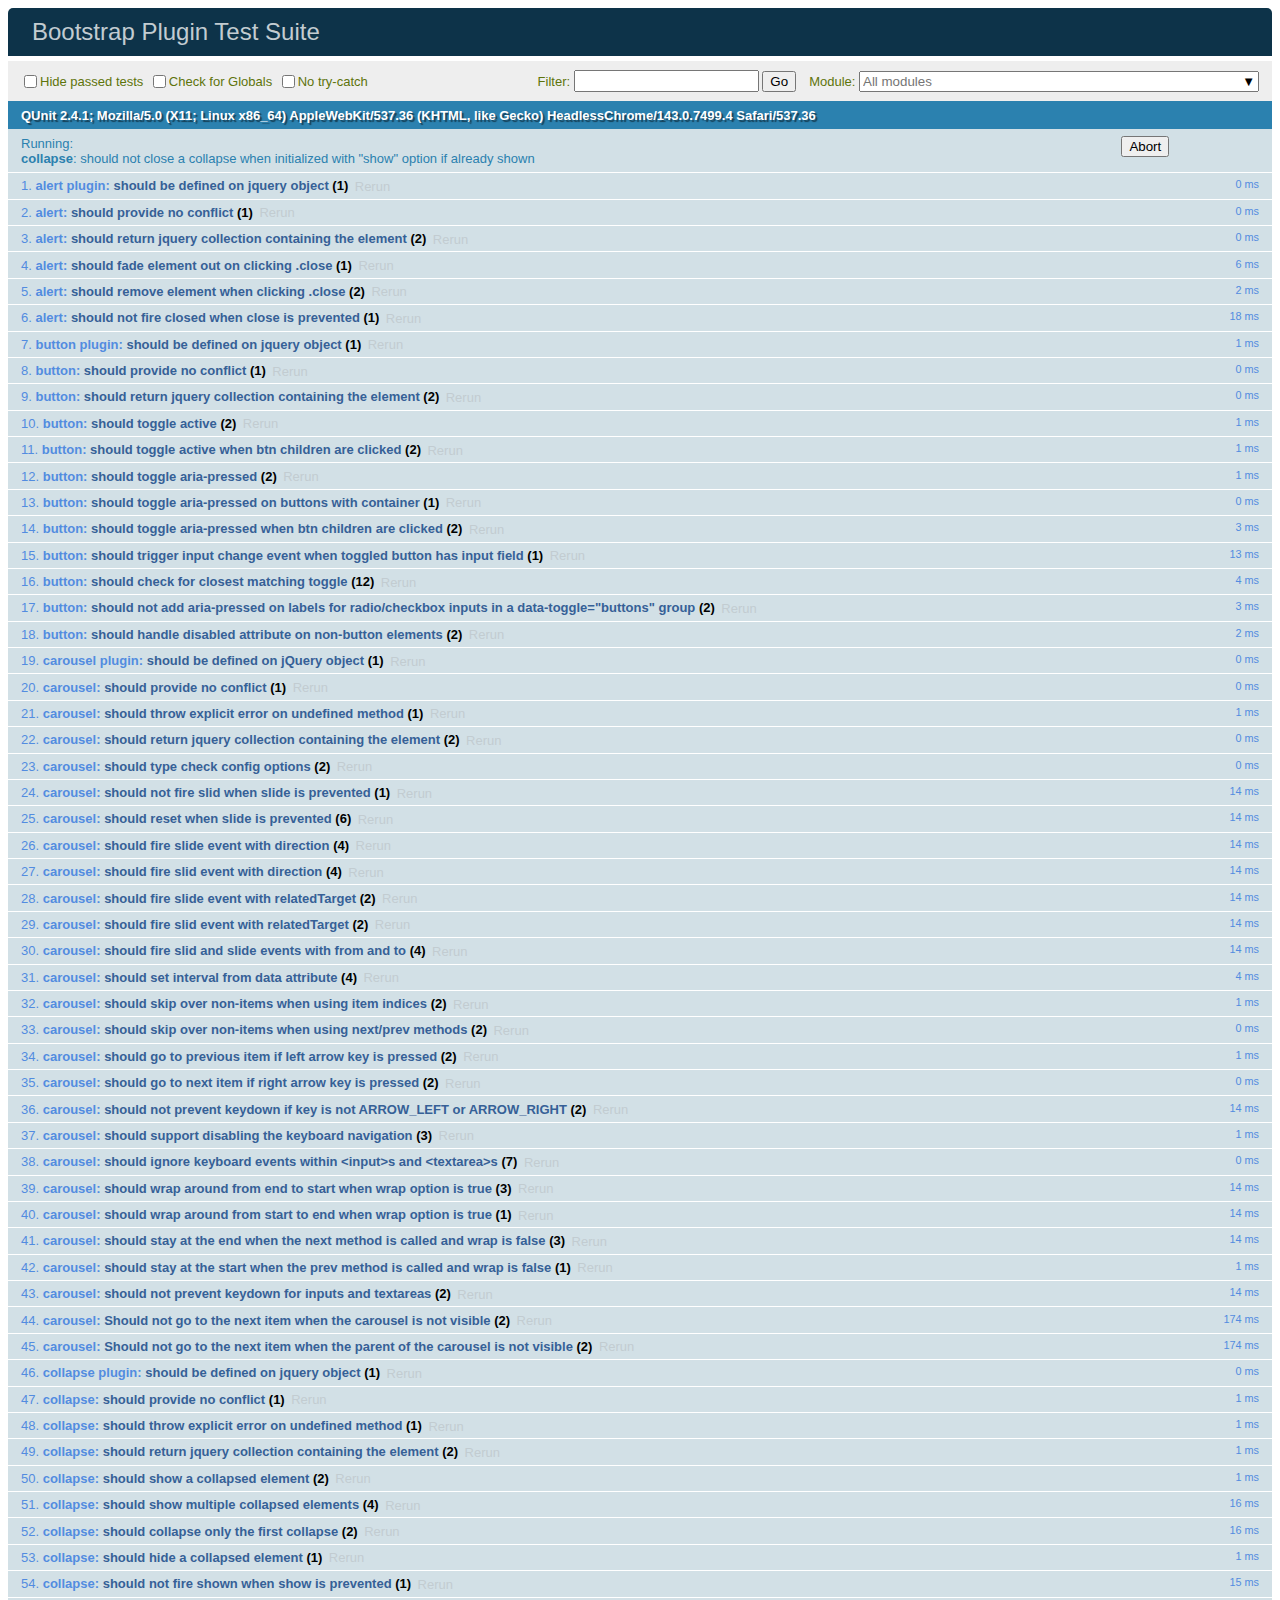
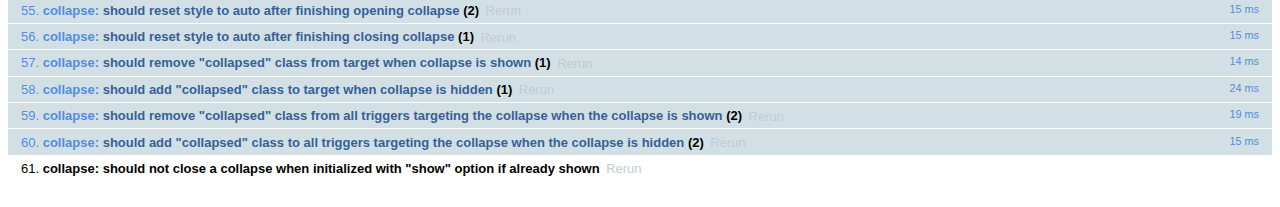
<file: css/bootstrap-4.0.0/js/tests/index.html>
<!doctype html>
<html lang="en">
  <head>
    <meta charset="utf-8">
    <meta name="viewport" content="width=device-width, initial-scale=1, shrink-to-fit=no">
    <title>Bootstrap Plugin Test Suite</title>

    <!-- jQuery -->
    <script>
      (function () {
        var path = '../../assets/js/vendor/jquery-slim.min.js'
        // get jquery param from the query string.
        var jQueryVersion = location.search.match(/[?&]jquery=(.*?)(?=&|$)/)

        // If a version was specified, use that version from our vendor folder
        if (jQueryVersion) {
          path = 'vendor/jquery-' + jQueryVersion[1] + '.min.js'
        }
        document.write('<script src="' + path + '"><\/script>')
      }())
    </script>
    <script src="../../assets/js/vendor/popper.min.js"></script>

    <!-- QUnit -->
    <link rel="stylesheet" href="vendor/qunit.css" media="screen">
    <script src="vendor/qunit.js"></script>

    <script>
      // Disable jQuery event aliases to ensure we don't accidentally use any of them
      [
        'blur',
        'focus',
        'focusin',
        'focusout',
        'resize',
        'scroll',
        'click',
        'dblclick',
        'mousedown',
        'mouseup',
        'mousemove',
        'mouseover',
        'mouseout',
        'mouseenter',
        'mouseleave',
        'change',
        'select',
        'submit',
        'keydown',
        'keypress',
        'keyup',
        'contextmenu'
      ].forEach(function(eventAlias) {
        $.fn[eventAlias] = function() {
          throw new Error('Using the ".' + eventAlias + '()" method is not allowed, so that Bootstrap can be compatible with custom jQuery builds which exclude the "event aliases" module that defines said method. See https://github.com/twbs/bootstrap/blob/master/CONTRIBUTING.md#js')
        }
      })

      // Require assert.expect in each test
      QUnit.config.requireExpects = true

      // See https://github.com/axemclion/grunt-saucelabs#test-result-details-with-qunit
      var log = []
      var testName

      QUnit.done(function(testResults) {
        var tests = []
        for (var i = 0; i < log.length; i++) {
          var details = log[i]
          tests.push({
            name: details.name,
            result: details.result,
            expected: details.expected,
            actual: details.actual,
            source: details.source
          })
        }
        testResults.tests = tests

        window.global_test_results = testResults
      })

      QUnit.testStart(function(testDetails) {
        QUnit.log(function(details) {
          if (!details.result) {
            details.name = testDetails.name
            log.push(details)
          }
        })
      })

      // Display fixture on-screen on iOS to avoid false positives
      // See https://github.com/twbs/bootstrap/pull/15955
      if (/iPhone|iPad|iPod/.test(navigator.userAgent)) {
        QUnit.begin(function() {
          $('#qunit-fixture').css({ top: 0, left: 0 })
        })

        QUnit.done(function() {
          $('#qunit-fixture').css({ top: '', left: '' })
        })
      }
    </script>

    <!-- Transpiled Plugins -->
    <script src="../dist/util.js"></script>
    <script src="../dist/alert.js"></script>
    <script src="../dist/button.js"></script>
    <script src="../dist/carousel.js"></script>
    <script src="../dist/collapse.js"></script>
    <script src="../dist/dropdown.js"></script>
    <script src="../dist/modal.js"></script>
    <script src="../dist/scrollspy.js"></script>
    <script src="../dist/tab.js"></script>
    <script src="../dist/tooltip.js"></script>
    <script src="../dist/popover.js"></script>

    <!-- Unit Tests -->
    <script src="unit/alert.js"></script>
    <script src="unit/button.js"></script>
    <script src="unit/carousel.js"></script>
    <script src="unit/collapse.js"></script>
    <script src="unit/dropdown.js"></script>
    <script src="unit/modal.js"></script>
    <script src="unit/scrollspy.js"></script>
    <script src="unit/tab.js"></script>
    <script src="unit/tooltip.js"></script>
    <script src="unit/popover.js"></script>
    <script src="unit/util.js"></script>
  </head>
  <body>
    <div id="qunit-container">
      <div id="qunit"></div>
      <div id="qunit-fixture"></div>
    </div>
  </body>
</html>
</file>
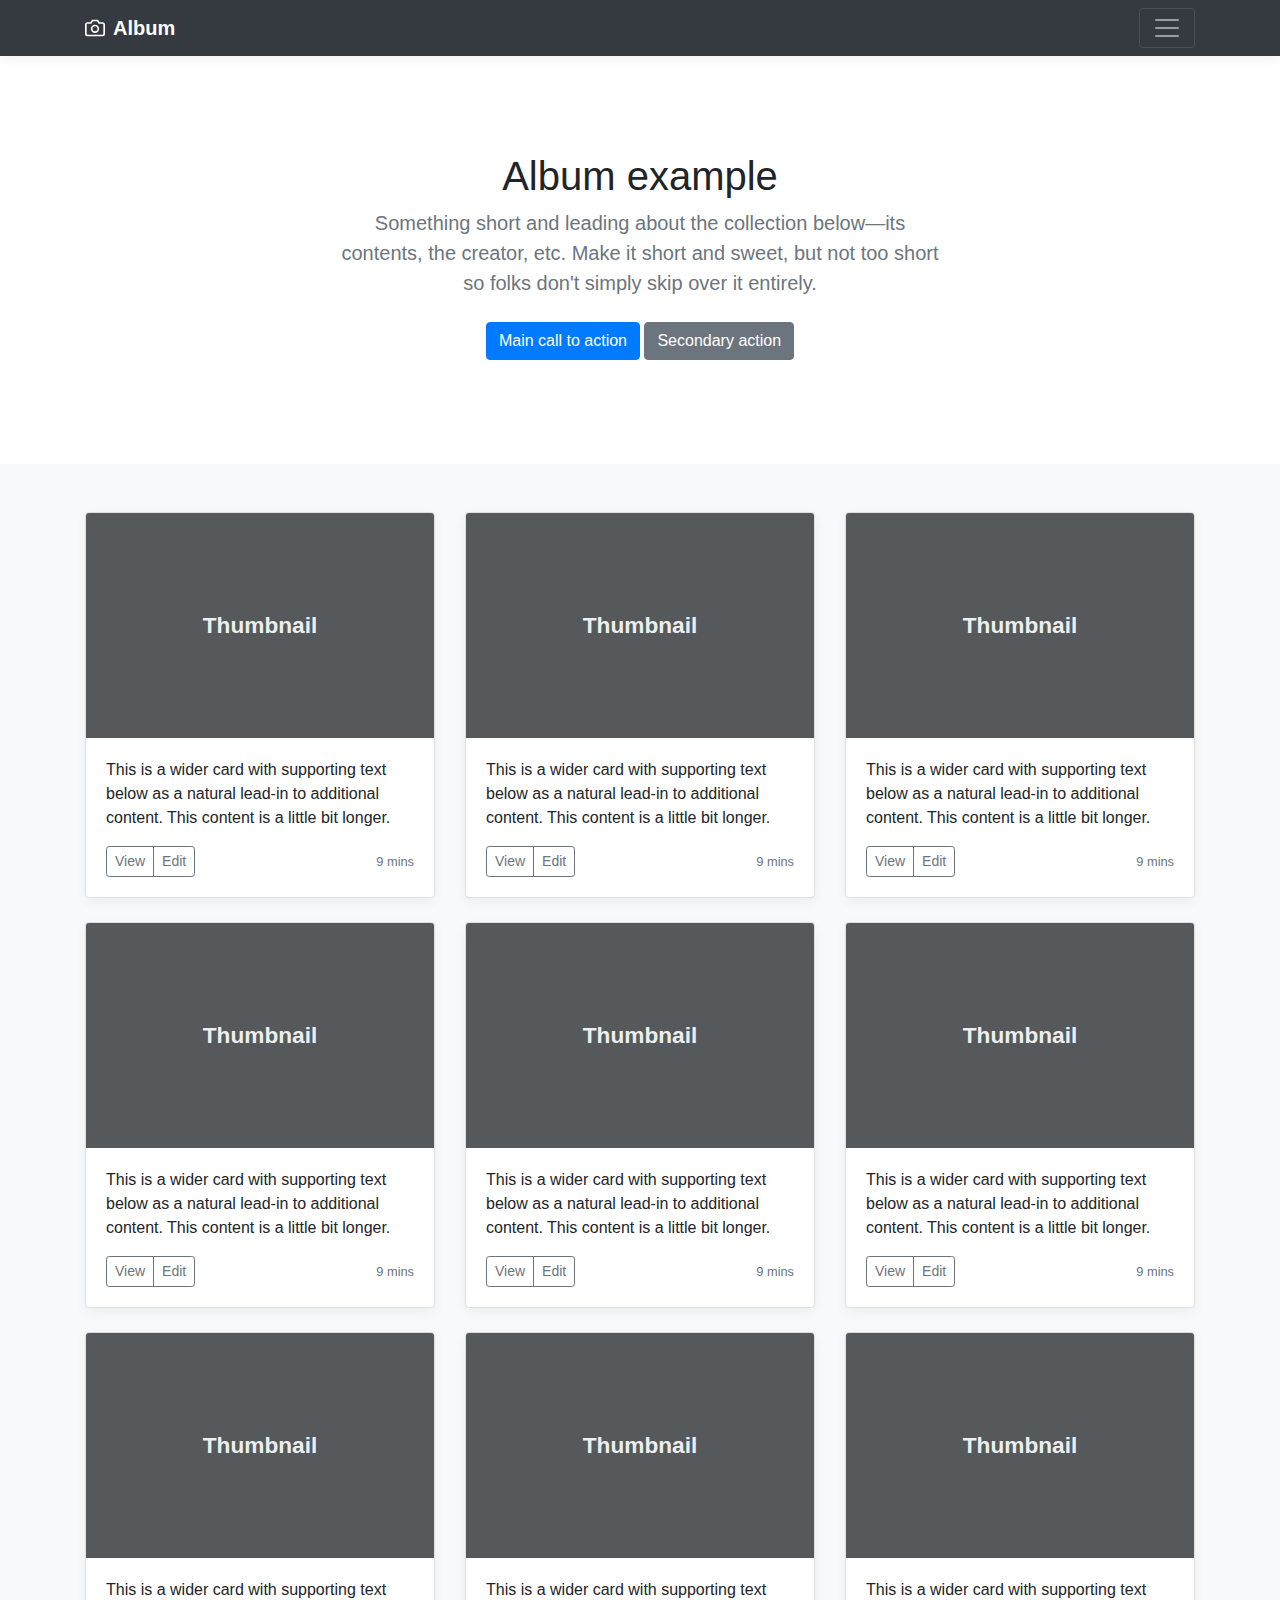
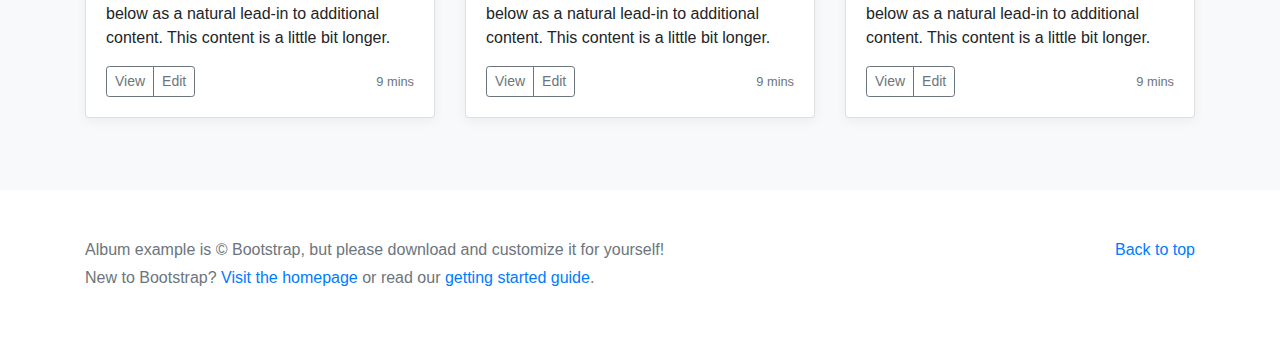
<file: css/bootstrap-4.0.0/docs/4.0/examples/album/index.html>
<!doctype html>
<html lang="en">
  <head>
    <meta charset="utf-8">
    <meta name="viewport" content="width=device-width, initial-scale=1, shrink-to-fit=no">
    <meta name="description" content="">
    <meta name="author" content="">
    <link rel="icon" href="../../../../favicon.ico">

    <title>Album example for Bootstrap</title>

    <!-- Bootstrap core CSS -->
    <link href="../../../../dist/css/bootstrap.min.css" rel="stylesheet">

    <!-- Custom styles for this template -->
    <link href="album.css" rel="stylesheet">
  </head>

  <body>

    <header>
      <div class="collapse bg-dark" id="navbarHeader">
        <div class="container">
          <div class="row">
            <div class="col-sm-8 col-md-7 py-4">
              <h4 class="text-white">About</h4>
              <p class="text-muted">Add some information about the album below, the author, or any other background context. Make it a few sentences long so folks can pick up some informative tidbits. Then, link them off to some social networking sites or contact information.</p>
            </div>
            <div class="col-sm-4 offset-md-1 py-4">
              <h4 class="text-white">Contact</h4>
              <ul class="list-unstyled">
                <li><a href="#" class="text-white">Follow on Twitter</a></li>
                <li><a href="#" class="text-white">Like on Facebook</a></li>
                <li><a href="#" class="text-white">Email me</a></li>
              </ul>
            </div>
          </div>
        </div>
      </div>
      <div class="navbar navbar-dark bg-dark box-shadow">
        <div class="container d-flex justify-content-between">
          <a href="#" class="navbar-brand d-flex align-items-center">
            <svg xmlns="http://www.w3.org/2000/svg" width="20" height="20" viewBox="0 0 24 24" fill="none" stroke="currentColor" stroke-width="2" stroke-linecap="round" stroke-linejoin="round" class="mr-2"><path d="M23 19a2 2 0 0 1-2 2H3a2 2 0 0 1-2-2V8a2 2 0 0 1 2-2h4l2-3h6l2 3h4a2 2 0 0 1 2 2z"></path><circle cx="12" cy="13" r="4"></circle></svg>
            <strong>Album</strong>
          </a>
          <button class="navbar-toggler" type="button" data-toggle="collapse" data-target="#navbarHeader" aria-controls="navbarHeader" aria-expanded="false" aria-label="Toggle navigation">
            <span class="navbar-toggler-icon"></span>
          </button>
        </div>
      </div>
    </header>

    <main role="main">

      <section class="jumbotron text-center">
        <div class="container">
          <h1 class="jumbotron-heading">Album example</h1>
          <p class="lead text-muted">Something short and leading about the collection below—its contents, the creator, etc. Make it short and sweet, but not too short so folks don't simply skip over it entirely.</p>
          <p>
            <a href="#" class="btn btn-primary my-2">Main call to action</a>
            <a href="#" class="btn btn-secondary my-2">Secondary action</a>
          </p>
        </div>
      </section>

      <div class="album py-5 bg-light">
        <div class="container">

          <div class="row">
            <div class="col-md-4">
              <div class="card mb-4 box-shadow">
                <img class="card-img-top" data-src="holder.js/100px225?theme=thumb&bg=55595c&fg=eceeef&text=Thumbnail" alt="Card image cap">
                <div class="card-body">
                  <p class="card-text">This is a wider card with supporting text below as a natural lead-in to additional content. This content is a little bit longer.</p>
                  <div class="d-flex justify-content-between align-items-center">
                    <div class="btn-group">
                      <button type="button" class="btn btn-sm btn-outline-secondary">View</button>
                      <button type="button" class="btn btn-sm btn-outline-secondary">Edit</button>
                    </div>
                    <small class="text-muted">9 mins</small>
                  </div>
                </div>
              </div>
            </div>
            <div class="col-md-4">
              <div class="card mb-4 box-shadow">
                <img class="card-img-top" data-src="holder.js/100px225?theme=thumb&bg=55595c&fg=eceeef&text=Thumbnail" alt="Card image cap">
                <div class="card-body">
                  <p class="card-text">This is a wider card with supporting text below as a natural lead-in to additional content. This content is a little bit longer.</p>
                  <div class="d-flex justify-content-between align-items-center">
                    <div class="btn-group">
                      <button type="button" class="btn btn-sm btn-outline-secondary">View</button>
                      <button type="button" class="btn btn-sm btn-outline-secondary">Edit</button>
                    </div>
                    <small class="text-muted">9 mins</small>
                  </div>
                </div>
              </div>
            </div>
            <div class="col-md-4">
              <div class="card mb-4 box-shadow">
                <img class="card-img-top" data-src="holder.js/100px225?theme=thumb&bg=55595c&fg=eceeef&text=Thumbnail" alt="Card image cap">
                <div class="card-body">
                  <p class="card-text">This is a wider card with supporting text below as a natural lead-in to additional content. This content is a little bit longer.</p>
                  <div class="d-flex justify-content-between align-items-center">
                    <div class="btn-group">
                      <button type="button" class="btn btn-sm btn-outline-secondary">View</button>
                      <button type="button" class="btn btn-sm btn-outline-secondary">Edit</button>
                    </div>
                    <small class="text-muted">9 mins</small>
                  </div>
                </div>
              </div>
            </div>

            <div class="col-md-4">
              <div class="card mb-4 box-shadow">
                <img class="card-img-top" data-src="holder.js/100px225?theme=thumb&bg=55595c&fg=eceeef&text=Thumbnail" alt="Card image cap">
                <div class="card-body">
                  <p class="card-text">This is a wider card with supporting text below as a natural lead-in to additional content. This content is a little bit longer.</p>
                  <div class="d-flex justify-content-between align-items-center">
                    <div class="btn-group">
                      <button type="button" class="btn btn-sm btn-outline-secondary">View</button>
                      <button type="button" class="btn btn-sm btn-outline-secondary">Edit</button>
                    </div>
                    <small class="text-muted">9 mins</small>
                  </div>
                </div>
              </div>
            </div>
            <div class="col-md-4">
              <div class="card mb-4 box-shadow">
                <img class="card-img-top" data-src="holder.js/100px225?theme=thumb&bg=55595c&fg=eceeef&text=Thumbnail" alt="Card image cap">
                <div class="card-body">
                  <p class="card-text">This is a wider card with supporting text below as a natural lead-in to additional content. This content is a little bit longer.</p>
                  <div class="d-flex justify-content-between align-items-center">
                    <div class="btn-group">
                      <button type="button" class="btn btn-sm btn-outline-secondary">View</button>
                      <button type="button" class="btn btn-sm btn-outline-secondary">Edit</button>
                    </div>
                    <small class="text-muted">9 mins</small>
                  </div>
                </div>
              </div>
            </div>
            <div class="col-md-4">
              <div class="card mb-4 box-shadow">
                <img class="card-img-top" data-src="holder.js/100px225?theme=thumb&bg=55595c&fg=eceeef&text=Thumbnail" alt="Card image cap">
                <div class="card-body">
                  <p class="card-text">This is a wider card with supporting text below as a natural lead-in to additional content. This content is a little bit longer.</p>
                  <div class="d-flex justify-content-between align-items-center">
                    <div class="btn-group">
                      <button type="button" class="btn btn-sm btn-outline-secondary">View</button>
                      <button type="button" class="btn btn-sm btn-outline-secondary">Edit</button>
                    </div>
                    <small class="text-muted">9 mins</small>
                  </div>
                </div>
              </div>
            </div>

            <div class="col-md-4">
              <div class="card mb-4 box-shadow">
                <img class="card-img-top" data-src="holder.js/100px225?theme=thumb&bg=55595c&fg=eceeef&text=Thumbnail" alt="Card image cap">
                <div class="card-body">
                  <p class="card-text">This is a wider card with supporting text below as a natural lead-in to additional content. This content is a little bit longer.</p>
                  <div class="d-flex justify-content-between align-items-center">
                    <div class="btn-group">
                      <button type="button" class="btn btn-sm btn-outline-secondary">View</button>
                      <button type="button" class="btn btn-sm btn-outline-secondary">Edit</button>
                    </div>
                    <small class="text-muted">9 mins</small>
                  </div>
                </div>
              </div>
            </div>
            <div class="col-md-4">
              <div class="card mb-4 box-shadow">
                <img class="card-img-top" data-src="holder.js/100px225?theme=thumb&bg=55595c&fg=eceeef&text=Thumbnail" alt="Card image cap">
                <div class="card-body">
                  <p class="card-text">This is a wider card with supporting text below as a natural lead-in to additional content. This content is a little bit longer.</p>
                  <div class="d-flex justify-content-between align-items-center">
                    <div class="btn-group">
                      <button type="button" class="btn btn-sm btn-outline-secondary">View</button>
                      <button type="button" class="btn btn-sm btn-outline-secondary">Edit</button>
                    </div>
                    <small class="text-muted">9 mins</small>
                  </div>
                </div>
              </div>
            </div>
            <div class="col-md-4">
              <div class="card mb-4 box-shadow">
                <img class="card-img-top" data-src="holder.js/100px225?theme=thumb&bg=55595c&fg=eceeef&text=Thumbnail" alt="Card image cap">
                <div class="card-body">
                  <p class="card-text">This is a wider card with supporting text below as a natural lead-in to additional content. This content is a little bit longer.</p>
                  <div class="d-flex justify-content-between align-items-center">
                    <div class="btn-group">
                      <button type="button" class="btn btn-sm btn-outline-secondary">View</button>
                      <button type="button" class="btn btn-sm btn-outline-secondary">Edit</button>
                    </div>
                    <small class="text-muted">9 mins</small>
                  </div>
                </div>
              </div>
            </div>
          </div>
        </div>
      </div>

    </main>

    <footer class="text-muted">
      <div class="container">
        <p class="float-right">
          <a href="#">Back to top</a>
        </p>
        <p>Album example is &copy; Bootstrap, but please download and customize it for yourself!</p>
        <p>New to Bootstrap? <a href="../../">Visit the homepage</a> or read our <a href="../../getting-started/">getting started guide</a>.</p>
      </div>
    </footer>

    <!-- Bootstrap core JavaScript
    ================================================== -->
    <!-- Placed at the end of the document so the pages load faster -->
    <script src="https://code.jquery.com/jquery-3.2.1.slim.min.js" integrity="sha384-KJ3o2DKtIkvYIK3UENzmM7KCkRr/rE9/Qpg6aAZGJwFDMVNA/GpGFF93hXpG5KkN" crossorigin="anonymous"></script>
    <script>window.jQuery || document.write('<script src="../../../../assets/js/vendor/jquery-slim.min.js"><\/script>')</script>
    <script src="../../../../assets/js/vendor/popper.min.js"></script>
    <script src="../../../../dist/js/bootstrap.min.js"></script>
    <script src="../../../../assets/js/vendor/holder.min.js"></script>
  </body>
</html>
</file>
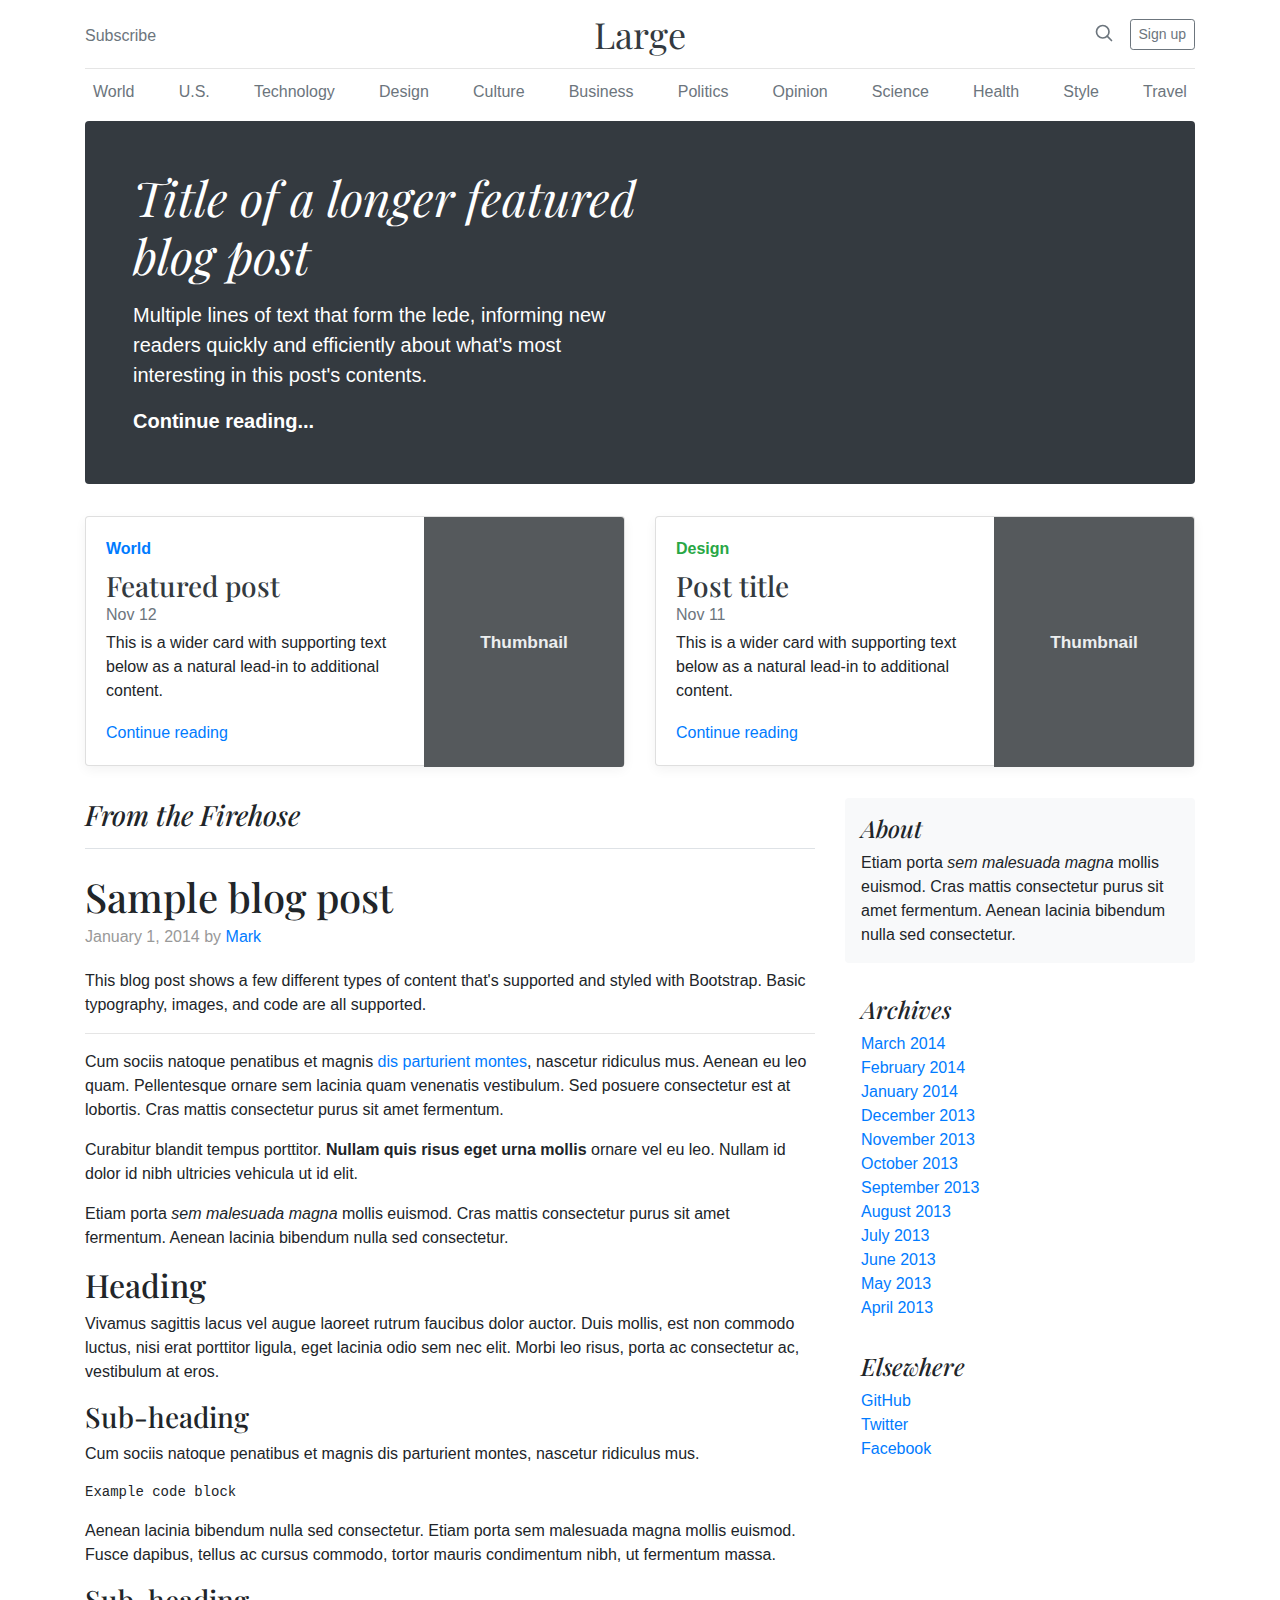
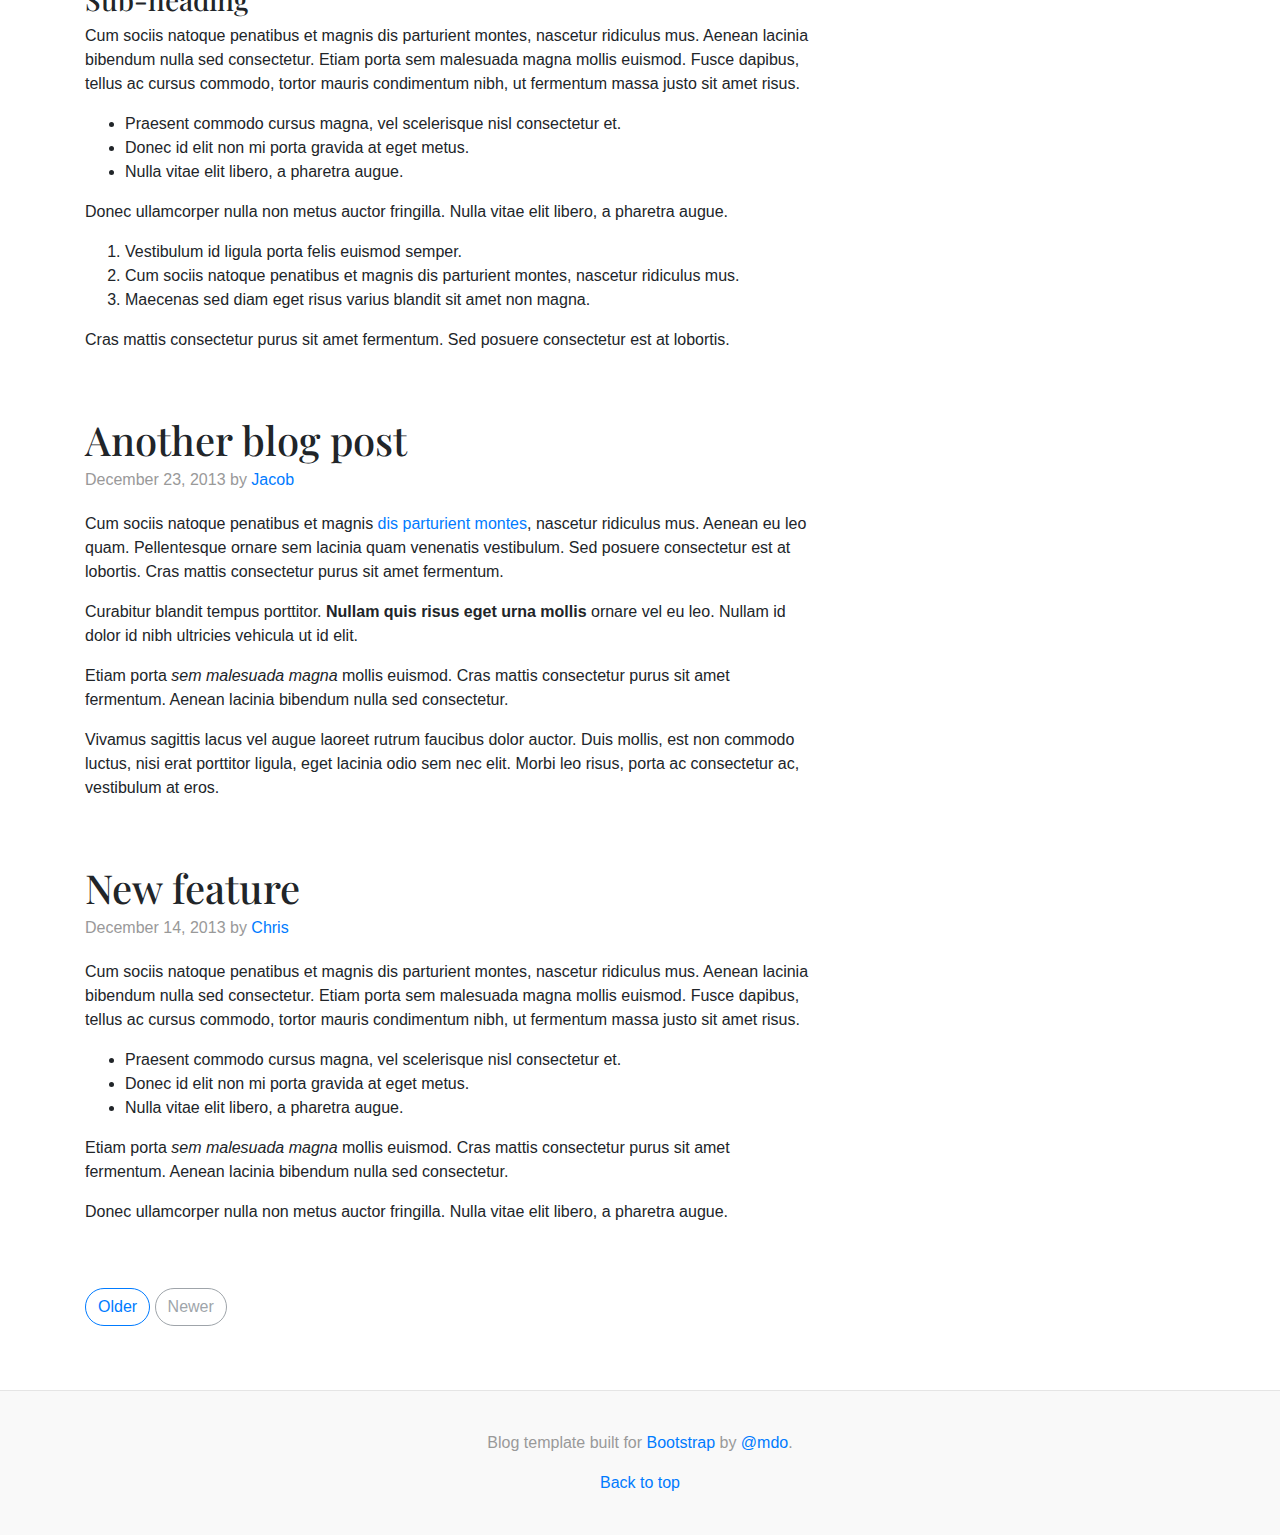
<file: css/bootstrap-4.0.0/docs/4.0/examples/blog/index.html>
<!doctype html>
<html lang="en">
  <head>
    <meta charset="utf-8">
    <meta name="viewport" content="width=device-width, initial-scale=1, shrink-to-fit=no">
    <meta name="description" content="">
    <meta name="author" content="">
    <link rel="icon" href="../../../../favicon.ico">

    <title>Blog Template for Bootstrap</title>

    <!-- Bootstrap core CSS -->
    <link href="../../../../dist/css/bootstrap.min.css" rel="stylesheet">

    <!-- Custom styles for this template -->
    <link href="https://fonts.googleapis.com/css?family=Playfair+Display:700,900" rel="stylesheet">
    <link href="blog.css" rel="stylesheet">
  </head>

  <body>

    <div class="container">
      <header class="blog-header py-3">
        <div class="row flex-nowrap justify-content-between align-items-center">
          <div class="col-4 pt-1">
            <a class="text-muted" href="#">Subscribe</a>
          </div>
          <div class="col-4 text-center">
            <a class="blog-header-logo text-dark" href="#">Large</a>
          </div>
          <div class="col-4 d-flex justify-content-end align-items-center">
            <a class="text-muted" href="#">
              <svg xmlns="http://www.w3.org/2000/svg" width="20" height="20" viewBox="0 0 24 24" fill="none" stroke="currentColor" stroke-width="2" stroke-linecap="round" stroke-linejoin="round" class="mx-3"><circle cx="10.5" cy="10.5" r="7.5"></circle><line x1="21" y1="21" x2="15.8" y2="15.8"></line></svg>
            </a>
            <a class="btn btn-sm btn-outline-secondary" href="#">Sign up</a>
          </div>
        </div>
      </header>

      <div class="nav-scroller py-1 mb-2">
        <nav class="nav d-flex justify-content-between">
          <a class="p-2 text-muted" href="#">World</a>
          <a class="p-2 text-muted" href="#">U.S.</a>
          <a class="p-2 text-muted" href="#">Technology</a>
          <a class="p-2 text-muted" href="#">Design</a>
          <a class="p-2 text-muted" href="#">Culture</a>
          <a class="p-2 text-muted" href="#">Business</a>
          <a class="p-2 text-muted" href="#">Politics</a>
          <a class="p-2 text-muted" href="#">Opinion</a>
          <a class="p-2 text-muted" href="#">Science</a>
          <a class="p-2 text-muted" href="#">Health</a>
          <a class="p-2 text-muted" href="#">Style</a>
          <a class="p-2 text-muted" href="#">Travel</a>
        </nav>
      </div>

      <div class="jumbotron p-3 p-md-5 text-white rounded bg-dark">
        <div class="col-md-6 px-0">
          <h1 class="display-4 font-italic">Title of a longer featured blog post</h1>
          <p class="lead my-3">Multiple lines of text that form the lede, informing new readers quickly and efficiently about what's most interesting in this post's contents.</p>
          <p class="lead mb-0"><a href="#" class="text-white font-weight-bold">Continue reading...</a></p>
        </div>
      </div>

      <div class="row mb-2">
        <div class="col-md-6">
          <div class="card flex-md-row mb-4 box-shadow h-md-250">
            <div class="card-body d-flex flex-column align-items-start">
              <strong class="d-inline-block mb-2 text-primary">World</strong>
              <h3 class="mb-0">
                <a class="text-dark" href="#">Featured post</a>
              </h3>
              <div class="mb-1 text-muted">Nov 12</div>
              <p class="card-text mb-auto">This is a wider card with supporting text below as a natural lead-in to additional content.</p>
              <a href="#">Continue reading</a>
            </div>
            <img class="card-img-right flex-auto d-none d-md-block" data-src="holder.js/200x250?theme=thumb" alt="Card image cap">
          </div>
        </div>
        <div class="col-md-6">
          <div class="card flex-md-row mb-4 box-shadow h-md-250">
            <div class="card-body d-flex flex-column align-items-start">
              <strong class="d-inline-block mb-2 text-success">Design</strong>
              <h3 class="mb-0">
                <a class="text-dark" href="#">Post title</a>
              </h3>
              <div class="mb-1 text-muted">Nov 11</div>
              <p class="card-text mb-auto">This is a wider card with supporting text below as a natural lead-in to additional content.</p>
              <a href="#">Continue reading</a>
            </div>
            <img class="card-img-right flex-auto d-none d-md-block" data-src="holder.js/200x250?theme=thumb" alt="Card image cap">
          </div>
        </div>
      </div>
    </div>

    <main role="main" class="container">
      <div class="row">
        <div class="col-md-8 blog-main">
          <h3 class="pb-3 mb-4 font-italic border-bottom">
            From the Firehose
          </h3>

          <div class="blog-post">
            <h2 class="blog-post-title">Sample blog post</h2>
            <p class="blog-post-meta">January 1, 2014 by <a href="#">Mark</a></p>

            <p>This blog post shows a few different types of content that's supported and styled with Bootstrap. Basic typography, images, and code are all supported.</p>
            <hr>
            <p>Cum sociis natoque penatibus et magnis <a href="#">dis parturient montes</a>, nascetur ridiculus mus. Aenean eu leo quam. Pellentesque ornare sem lacinia quam venenatis vestibulum. Sed posuere consectetur est at lobortis. Cras mattis consectetur purus sit amet fermentum.</p>
            <blockquote>
              <p>Curabitur blandit tempus porttitor. <strong>Nullam quis risus eget urna mollis</strong> ornare vel eu leo. Nullam id dolor id nibh ultricies vehicula ut id elit.</p>
            </blockquote>
            <p>Etiam porta <em>sem malesuada magna</em> mollis euismod. Cras mattis consectetur purus sit amet fermentum. Aenean lacinia bibendum nulla sed consectetur.</p>
            <h2>Heading</h2>
            <p>Vivamus sagittis lacus vel augue laoreet rutrum faucibus dolor auctor. Duis mollis, est non commodo luctus, nisi erat porttitor ligula, eget lacinia odio sem nec elit. Morbi leo risus, porta ac consectetur ac, vestibulum at eros.</p>
            <h3>Sub-heading</h3>
            <p>Cum sociis natoque penatibus et magnis dis parturient montes, nascetur ridiculus mus.</p>
            <pre><code>Example code block</code></pre>
            <p>Aenean lacinia bibendum nulla sed consectetur. Etiam porta sem malesuada magna mollis euismod. Fusce dapibus, tellus ac cursus commodo, tortor mauris condimentum nibh, ut fermentum massa.</p>
            <h3>Sub-heading</h3>
            <p>Cum sociis natoque penatibus et magnis dis parturient montes, nascetur ridiculus mus. Aenean lacinia bibendum nulla sed consectetur. Etiam porta sem malesuada magna mollis euismod. Fusce dapibus, tellus ac cursus commodo, tortor mauris condimentum nibh, ut fermentum massa justo sit amet risus.</p>
            <ul>
              <li>Praesent commodo cursus magna, vel scelerisque nisl consectetur et.</li>
              <li>Donec id elit non mi porta gravida at eget metus.</li>
              <li>Nulla vitae elit libero, a pharetra augue.</li>
            </ul>
            <p>Donec ullamcorper nulla non metus auctor fringilla. Nulla vitae elit libero, a pharetra augue.</p>
            <ol>
              <li>Vestibulum id ligula porta felis euismod semper.</li>
              <li>Cum sociis natoque penatibus et magnis dis parturient montes, nascetur ridiculus mus.</li>
              <li>Maecenas sed diam eget risus varius blandit sit amet non magna.</li>
            </ol>
            <p>Cras mattis consectetur purus sit amet fermentum. Sed posuere consectetur est at lobortis.</p>
          </div><!-- /.blog-post -->

          <div class="blog-post">
            <h2 class="blog-post-title">Another blog post</h2>
            <p class="blog-post-meta">December 23, 2013 by <a href="#">Jacob</a></p>

            <p>Cum sociis natoque penatibus et magnis <a href="#">dis parturient montes</a>, nascetur ridiculus mus. Aenean eu leo quam. Pellentesque ornare sem lacinia quam venenatis vestibulum. Sed posuere consectetur est at lobortis. Cras mattis consectetur purus sit amet fermentum.</p>
            <blockquote>
              <p>Curabitur blandit tempus porttitor. <strong>Nullam quis risus eget urna mollis</strong> ornare vel eu leo. Nullam id dolor id nibh ultricies vehicula ut id elit.</p>
            </blockquote>
            <p>Etiam porta <em>sem malesuada magna</em> mollis euismod. Cras mattis consectetur purus sit amet fermentum. Aenean lacinia bibendum nulla sed consectetur.</p>
            <p>Vivamus sagittis lacus vel augue laoreet rutrum faucibus dolor auctor. Duis mollis, est non commodo luctus, nisi erat porttitor ligula, eget lacinia odio sem nec elit. Morbi leo risus, porta ac consectetur ac, vestibulum at eros.</p>
          </div><!-- /.blog-post -->

          <div class="blog-post">
            <h2 class="blog-post-title">New feature</h2>
            <p class="blog-post-meta">December 14, 2013 by <a href="#">Chris</a></p>

            <p>Cum sociis natoque penatibus et magnis dis parturient montes, nascetur ridiculus mus. Aenean lacinia bibendum nulla sed consectetur. Etiam porta sem malesuada magna mollis euismod. Fusce dapibus, tellus ac cursus commodo, tortor mauris condimentum nibh, ut fermentum massa justo sit amet risus.</p>
            <ul>
              <li>Praesent commodo cursus magna, vel scelerisque nisl consectetur et.</li>
              <li>Donec id elit non mi porta gravida at eget metus.</li>
              <li>Nulla vitae elit libero, a pharetra augue.</li>
            </ul>
            <p>Etiam porta <em>sem malesuada magna</em> mollis euismod. Cras mattis consectetur purus sit amet fermentum. Aenean lacinia bibendum nulla sed consectetur.</p>
            <p>Donec ullamcorper nulla non metus auctor fringilla. Nulla vitae elit libero, a pharetra augue.</p>
          </div><!-- /.blog-post -->

          <nav class="blog-pagination">
            <a class="btn btn-outline-primary" href="#">Older</a>
            <a class="btn btn-outline-secondary disabled" href="#">Newer</a>
          </nav>

        </div><!-- /.blog-main -->

        <aside class="col-md-4 blog-sidebar">
          <div class="p-3 mb-3 bg-light rounded">
            <h4 class="font-italic">About</h4>
            <p class="mb-0">Etiam porta <em>sem malesuada magna</em> mollis euismod. Cras mattis consectetur purus sit amet fermentum. Aenean lacinia bibendum nulla sed consectetur.</p>
          </div>

          <div class="p-3">
            <h4 class="font-italic">Archives</h4>
            <ol class="list-unstyled mb-0">
              <li><a href="#">March 2014</a></li>
              <li><a href="#">February 2014</a></li>
              <li><a href="#">January 2014</a></li>
              <li><a href="#">December 2013</a></li>
              <li><a href="#">November 2013</a></li>
              <li><a href="#">October 2013</a></li>
              <li><a href="#">September 2013</a></li>
              <li><a href="#">August 2013</a></li>
              <li><a href="#">July 2013</a></li>
              <li><a href="#">June 2013</a></li>
              <li><a href="#">May 2013</a></li>
              <li><a href="#">April 2013</a></li>
            </ol>
          </div>

          <div class="p-3">
            <h4 class="font-italic">Elsewhere</h4>
            <ol class="list-unstyled">
              <li><a href="#">GitHub</a></li>
              <li><a href="#">Twitter</a></li>
              <li><a href="#">Facebook</a></li>
            </ol>
          </div>
        </aside><!-- /.blog-sidebar -->

      </div><!-- /.row -->

    </main><!-- /.container -->

    <footer class="blog-footer">
      <p>Blog template built for <a href="https://getbootstrap.com/">Bootstrap</a> by <a href="https://twitter.com/mdo">@mdo</a>.</p>
      <p>
        <a href="#">Back to top</a>
      </p>
    </footer>

    <!-- Bootstrap core JavaScript
    ================================================== -->
    <!-- Placed at the end of the document so the pages load faster -->
    <script src="https://code.jquery.com/jquery-3.2.1.slim.min.js" integrity="sha384-KJ3o2DKtIkvYIK3UENzmM7KCkRr/rE9/Qpg6aAZGJwFDMVNA/GpGFF93hXpG5KkN" crossorigin="anonymous"></script>
    <script>window.jQuery || document.write('<script src="../../../../assets/js/vendor/jquery-slim.min.js"><\/script>')</script>
    <script src="../../../../assets/js/vendor/popper.min.js"></script>
    <script src="../../../../dist/js/bootstrap.min.js"></script>
    <script src="../../../../assets/js/vendor/holder.min.js"></script>
    <script>
      Holder.addTheme('thumb', {
        bg: '#55595c',
        fg: '#eceeef',
        text: 'Thumbnail'
      });
    </script>
  </body>
</html>
</file>
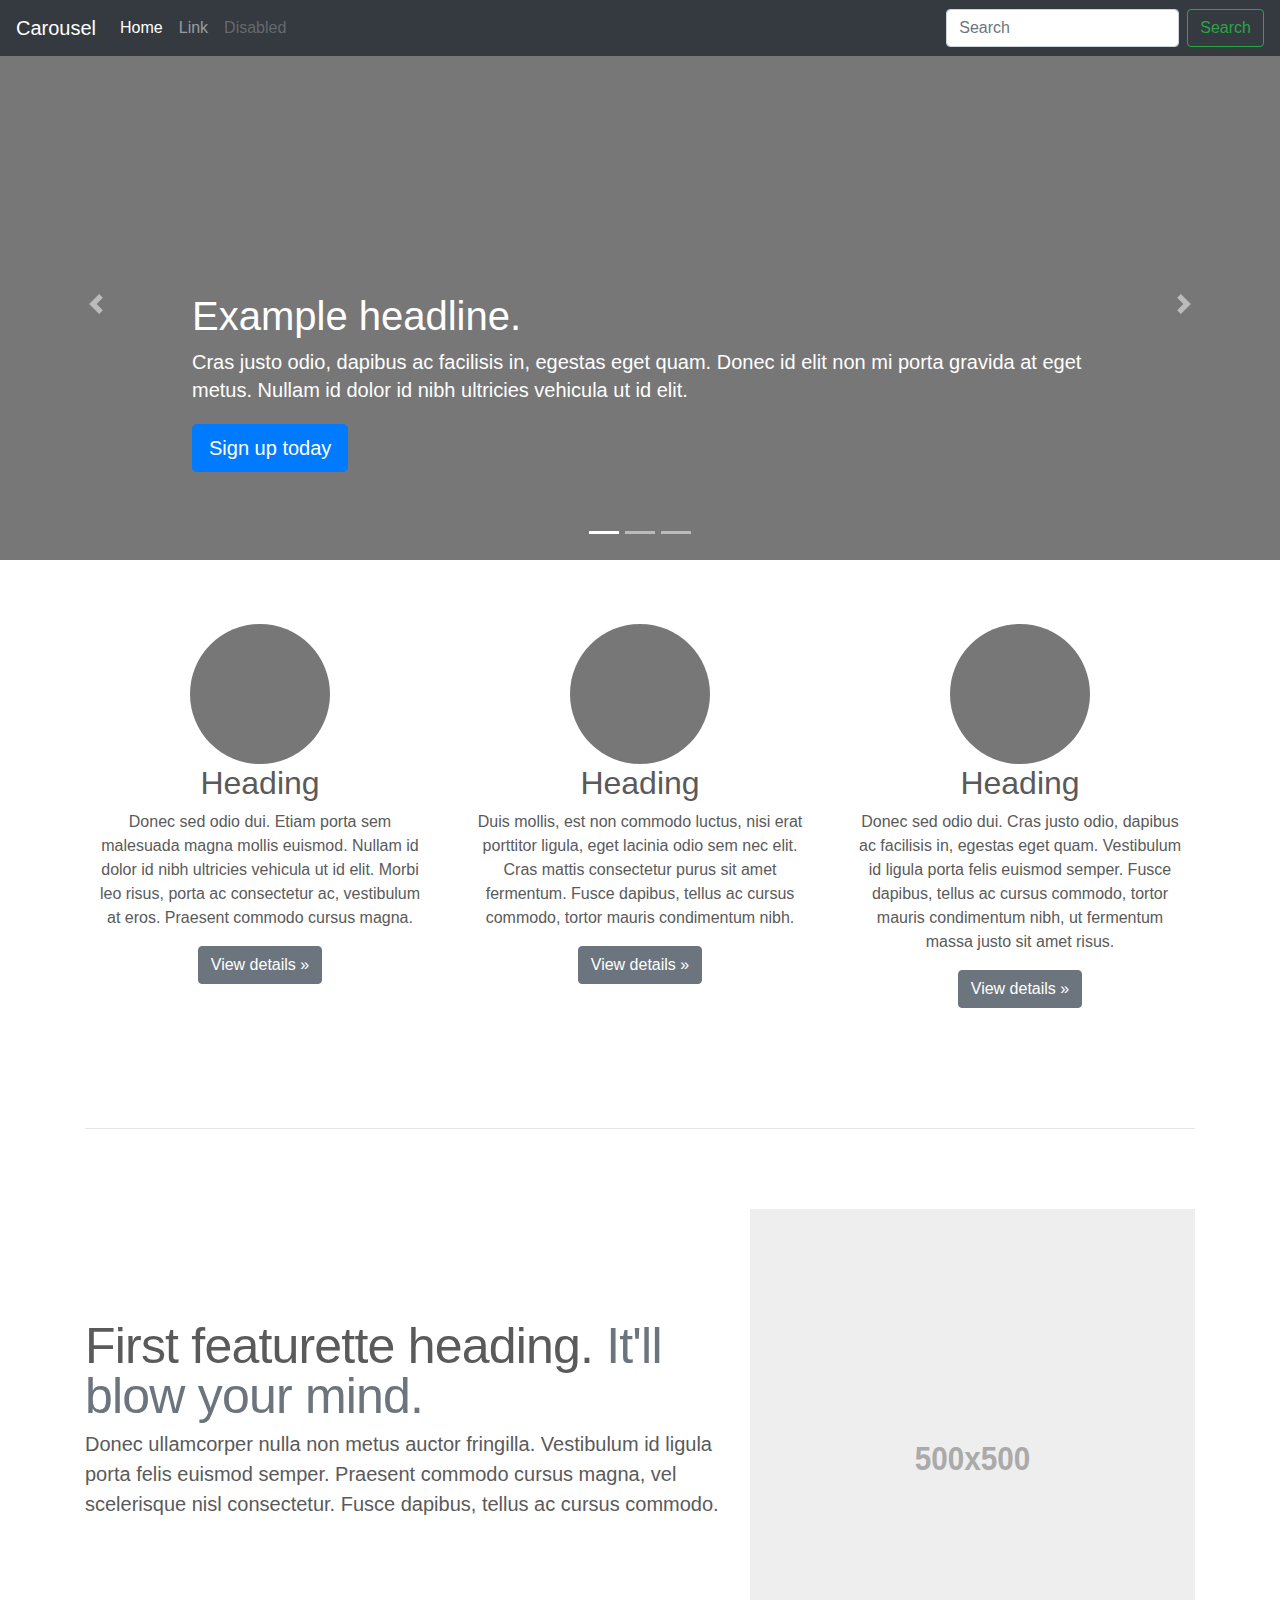
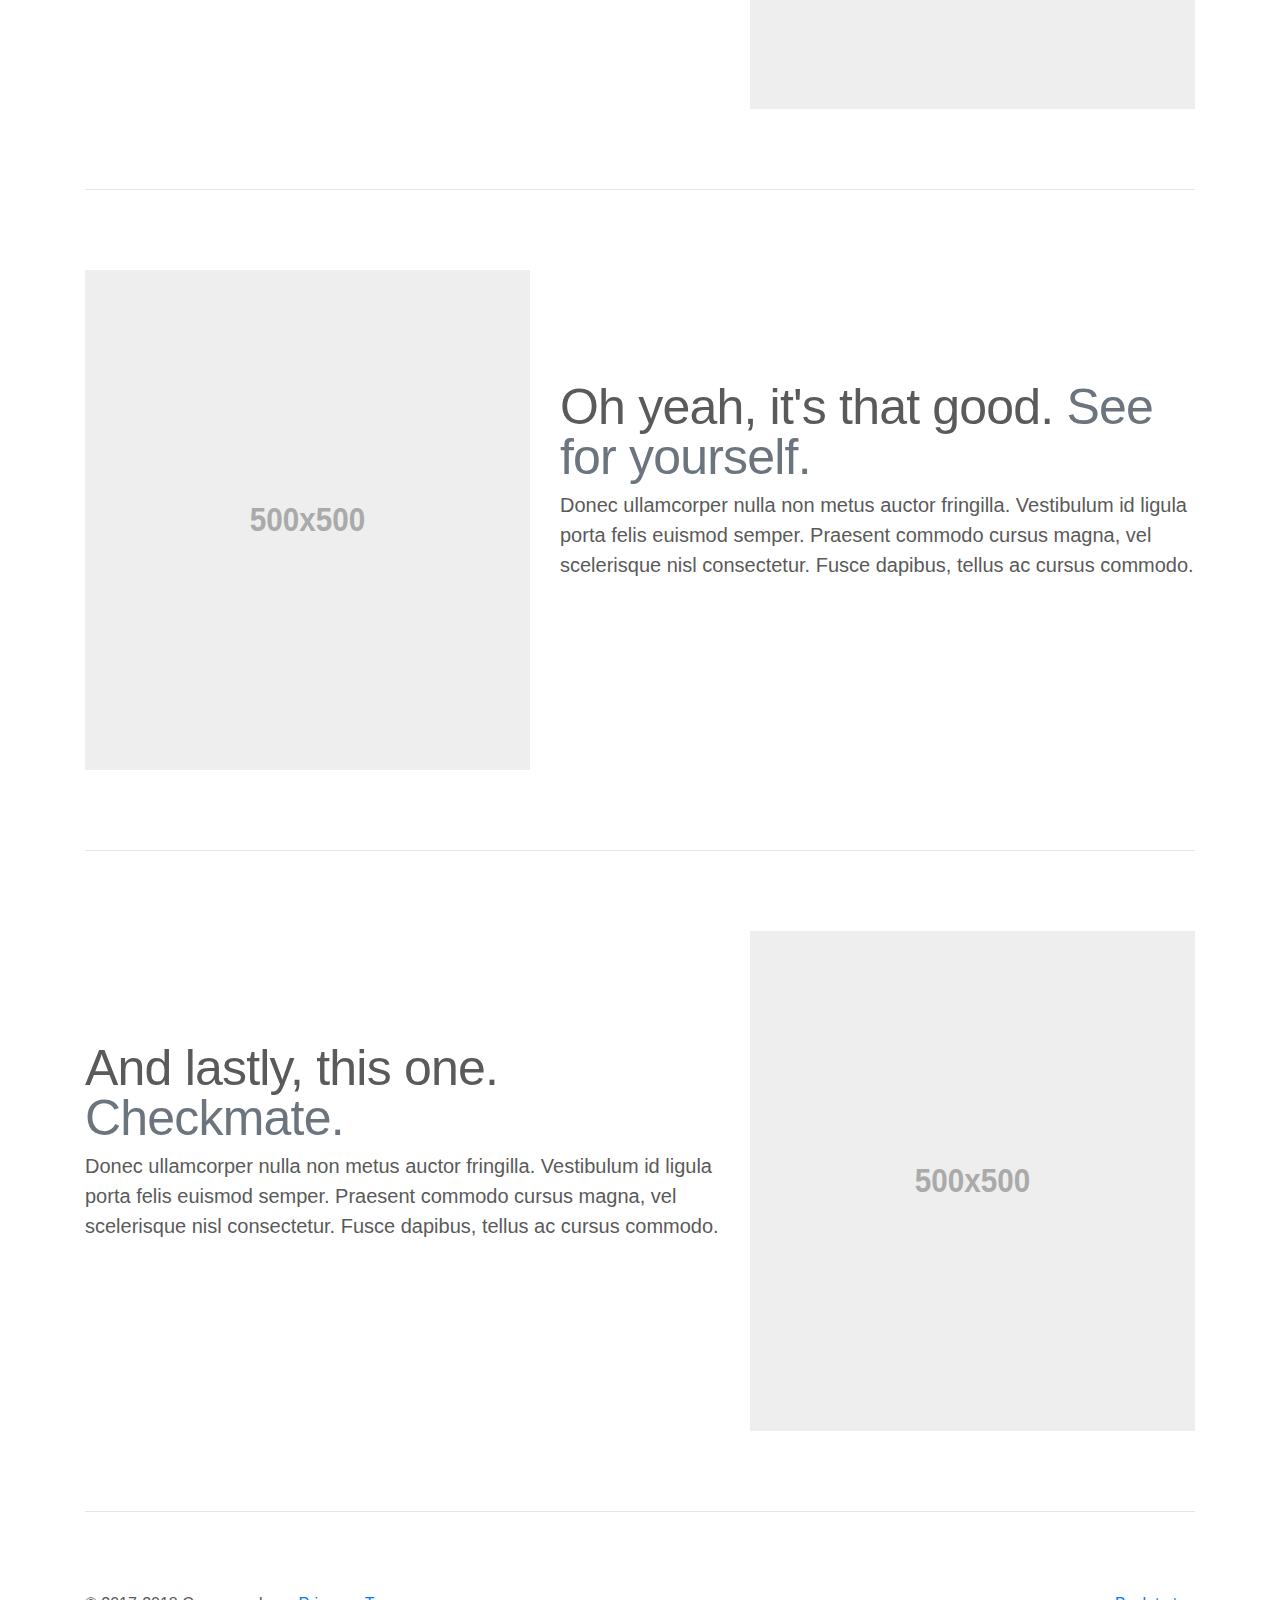
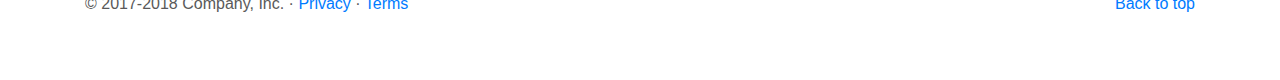
<file: css/bootstrap-4.0.0/docs/4.0/examples/carousel/index.html>
<!doctype html>
<html lang="en">
  <head>
    <meta charset="utf-8">
    <meta name="viewport" content="width=device-width, initial-scale=1, shrink-to-fit=no">
    <meta name="description" content="">
    <meta name="author" content="">
    <link rel="icon" href="../../../../favicon.ico">

    <title>Carousel Template for Bootstrap</title>

    <!-- Bootstrap core CSS -->
    <link href="../../../../dist/css/bootstrap.min.css" rel="stylesheet">

    <!-- Custom styles for this template -->
    <link href="carousel.css" rel="stylesheet">
  </head>
  <body>

    <header>
      <nav class="navbar navbar-expand-md navbar-dark fixed-top bg-dark">
        <a class="navbar-brand" href="#">Carousel</a>
        <button class="navbar-toggler" type="button" data-toggle="collapse" data-target="#navbarCollapse" aria-controls="navbarCollapse" aria-expanded="false" aria-label="Toggle navigation">
          <span class="navbar-toggler-icon"></span>
        </button>
        <div class="collapse navbar-collapse" id="navbarCollapse">
          <ul class="navbar-nav mr-auto">
            <li class="nav-item active">
              <a class="nav-link" href="#">Home <span class="sr-only">(current)</span></a>
            </li>
            <li class="nav-item">
              <a class="nav-link" href="#">Link</a>
            </li>
            <li class="nav-item">
              <a class="nav-link disabled" href="#">Disabled</a>
            </li>
          </ul>
          <form class="form-inline mt-2 mt-md-0">
            <input class="form-control mr-sm-2" type="text" placeholder="Search" aria-label="Search">
            <button class="btn btn-outline-success my-2 my-sm-0" type="submit">Search</button>
          </form>
        </div>
      </nav>
    </header>

    <main role="main">

      <div id="myCarousel" class="carousel slide" data-ride="carousel">
        <ol class="carousel-indicators">
          <li data-target="#myCarousel" data-slide-to="0" class="active"></li>
          <li data-target="#myCarousel" data-slide-to="1"></li>
          <li data-target="#myCarousel" data-slide-to="2"></li>
        </ol>
        <div class="carousel-inner">
          <div class="carousel-item active">
            <img class="first-slide" src="[data-uri]" alt="First slide">
            <div class="container">
              <div class="carousel-caption text-left">
                <h1>Example headline.</h1>
                <p>Cras justo odio, dapibus ac facilisis in, egestas eget quam. Donec id elit non mi porta gravida at eget metus. Nullam id dolor id nibh ultricies vehicula ut id elit.</p>
                <p><a class="btn btn-lg btn-primary" href="#" role="button">Sign up today</a></p>
              </div>
            </div>
          </div>
          <div class="carousel-item">
            <img class="second-slide" src="[data-uri]" alt="Second slide">
            <div class="container">
              <div class="carousel-caption">
                <h1>Another example headline.</h1>
                <p>Cras justo odio, dapibus ac facilisis in, egestas eget quam. Donec id elit non mi porta gravida at eget metus. Nullam id dolor id nibh ultricies vehicula ut id elit.</p>
                <p><a class="btn btn-lg btn-primary" href="#" role="button">Learn more</a></p>
              </div>
            </div>
          </div>
          <div class="carousel-item">
            <img class="third-slide" src="[data-uri]" alt="Third slide">
            <div class="container">
              <div class="carousel-caption text-right">
                <h1>One more for good measure.</h1>
                <p>Cras justo odio, dapibus ac facilisis in, egestas eget quam. Donec id elit non mi porta gravida at eget metus. Nullam id dolor id nibh ultricies vehicula ut id elit.</p>
                <p><a class="btn btn-lg btn-primary" href="#" role="button">Browse gallery</a></p>
              </div>
            </div>
          </div>
        </div>
        <a class="carousel-control-prev" href="#myCarousel" role="button" data-slide="prev">
          <span class="carousel-control-prev-icon" aria-hidden="true"></span>
          <span class="sr-only">Previous</span>
        </a>
        <a class="carousel-control-next" href="#myCarousel" role="button" data-slide="next">
          <span class="carousel-control-next-icon" aria-hidden="true"></span>
          <span class="sr-only">Next</span>
        </a>
      </div>


      <!-- Marketing messaging and featurettes
      ================================================== -->
      <!-- Wrap the rest of the page in another container to center all the content. -->

      <div class="container marketing">

        <!-- Three columns of text below the carousel -->
        <div class="row">
          <div class="col-lg-4">
            <img class="rounded-circle" src="[data-uri]" alt="Generic placeholder image" width="140" height="140">
            <h2>Heading</h2>
            <p>Donec sed odio dui. Etiam porta sem malesuada magna mollis euismod. Nullam id dolor id nibh ultricies vehicula ut id elit. Morbi leo risus, porta ac consectetur ac, vestibulum at eros. Praesent commodo cursus magna.</p>
            <p><a class="btn btn-secondary" href="#" role="button">View details &raquo;</a></p>
          </div><!-- /.col-lg-4 -->
          <div class="col-lg-4">
            <img class="rounded-circle" src="[data-uri]" alt="Generic placeholder image" width="140" height="140">
            <h2>Heading</h2>
            <p>Duis mollis, est non commodo luctus, nisi erat porttitor ligula, eget lacinia odio sem nec elit. Cras mattis consectetur purus sit amet fermentum. Fusce dapibus, tellus ac cursus commodo, tortor mauris condimentum nibh.</p>
            <p><a class="btn btn-secondary" href="#" role="button">View details &raquo;</a></p>
          </div><!-- /.col-lg-4 -->
          <div class="col-lg-4">
            <img class="rounded-circle" src="[data-uri]" alt="Generic placeholder image" width="140" height="140">
            <h2>Heading</h2>
            <p>Donec sed odio dui. Cras justo odio, dapibus ac facilisis in, egestas eget quam. Vestibulum id ligula porta felis euismod semper. Fusce dapibus, tellus ac cursus commodo, tortor mauris condimentum nibh, ut fermentum massa justo sit amet risus.</p>
            <p><a class="btn btn-secondary" href="#" role="button">View details &raquo;</a></p>
          </div><!-- /.col-lg-4 -->
        </div><!-- /.row -->


        <!-- START THE FEATURETTES -->

        <hr class="featurette-divider">

        <div class="row featurette">
          <div class="col-md-7">
            <h2 class="featurette-heading">First featurette heading. <span class="text-muted">It'll blow your mind.</span></h2>
            <p class="lead">Donec ullamcorper nulla non metus auctor fringilla. Vestibulum id ligula porta felis euismod semper. Praesent commodo cursus magna, vel scelerisque nisl consectetur. Fusce dapibus, tellus ac cursus commodo.</p>
          </div>
          <div class="col-md-5">
            <img class="featurette-image img-fluid mx-auto" data-src="holder.js/500x500/auto" alt="Generic placeholder image">
          </div>
        </div>

        <hr class="featurette-divider">

        <div class="row featurette">
          <div class="col-md-7 order-md-2">
            <h2 class="featurette-heading">Oh yeah, it's that good. <span class="text-muted">See for yourself.</span></h2>
            <p class="lead">Donec ullamcorper nulla non metus auctor fringilla. Vestibulum id ligula porta felis euismod semper. Praesent commodo cursus magna, vel scelerisque nisl consectetur. Fusce dapibus, tellus ac cursus commodo.</p>
          </div>
          <div class="col-md-5 order-md-1">
            <img class="featurette-image img-fluid mx-auto" data-src="holder.js/500x500/auto" alt="Generic placeholder image">
          </div>
        </div>

        <hr class="featurette-divider">

        <div class="row featurette">
          <div class="col-md-7">
            <h2 class="featurette-heading">And lastly, this one. <span class="text-muted">Checkmate.</span></h2>
            <p class="lead">Donec ullamcorper nulla non metus auctor fringilla. Vestibulum id ligula porta felis euismod semper. Praesent commodo cursus magna, vel scelerisque nisl consectetur. Fusce dapibus, tellus ac cursus commodo.</p>
          </div>
          <div class="col-md-5">
            <img class="featurette-image img-fluid mx-auto" data-src="holder.js/500x500/auto" alt="Generic placeholder image">
          </div>
        </div>

        <hr class="featurette-divider">

        <!-- /END THE FEATURETTES -->

      </div><!-- /.container -->


      <!-- FOOTER -->
      <footer class="container">
        <p class="float-right"><a href="#">Back to top</a></p>
        <p>&copy; 2017-2018 Company, Inc. &middot; <a href="#">Privacy</a> &middot; <a href="#">Terms</a></p>
      </footer>
    </main>

    <!-- Bootstrap core JavaScript
    ================================================== -->
    <!-- Placed at the end of the document so the pages load faster -->
    <script src="https://code.jquery.com/jquery-3.2.1.slim.min.js" integrity="sha384-KJ3o2DKtIkvYIK3UENzmM7KCkRr/rE9/Qpg6aAZGJwFDMVNA/GpGFF93hXpG5KkN" crossorigin="anonymous"></script>
    <script>window.jQuery || document.write('<script src="../../../../assets/js/vendor/jquery-slim.min.js"><\/script>')</script>
    <script src="../../../../assets/js/vendor/popper.min.js"></script>
    <script src="../../../../dist/js/bootstrap.min.js"></script>
    <!-- Just to make our placeholder images work. Don't actually copy the next line! -->
    <script src="../../../../assets/js/vendor/holder.min.js"></script>
  </body>
</html>
</file>
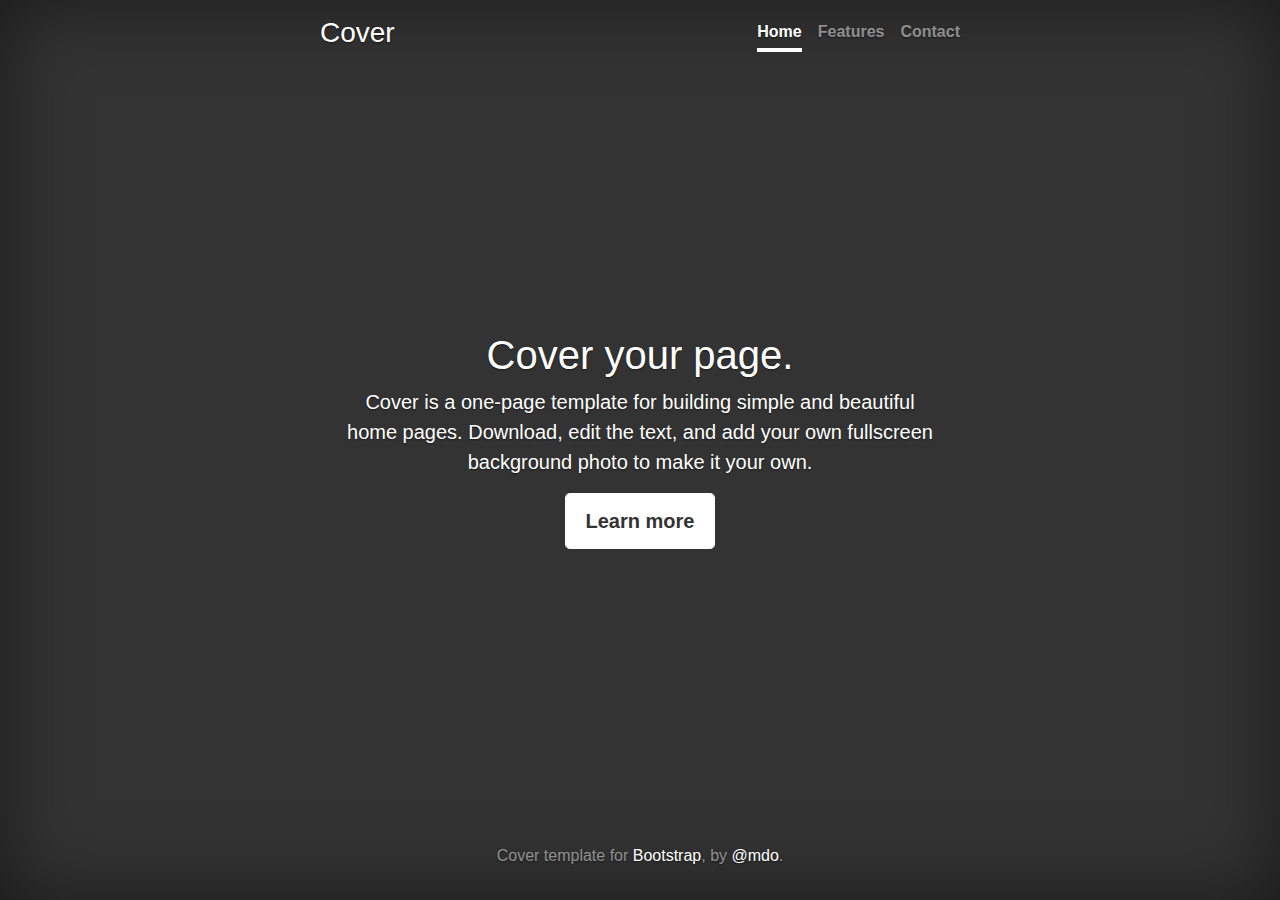
<file: css/bootstrap-4.0.0/docs/4.0/examples/cover/index.html>
<!doctype html>
<html lang="en">
  <head>
    <meta charset="utf-8">
    <meta name="viewport" content="width=device-width, initial-scale=1, shrink-to-fit=no">
    <meta name="description" content="">
    <meta name="author" content="">
    <link rel="icon" href="../../../../favicon.ico">

    <title>Cover Template for Bootstrap</title>

    <!-- Bootstrap core CSS -->
    <link href="../../../../dist/css/bootstrap.min.css" rel="stylesheet">

    <!-- Custom styles for this template -->
    <link href="cover.css" rel="stylesheet">
  </head>

  <body class="text-center">

    <div class="cover-container d-flex h-100 p-3 mx-auto flex-column">
      <header class="masthead mb-auto">
        <div class="inner">
          <h3 class="masthead-brand">Cover</h3>
          <nav class="nav nav-masthead justify-content-center">
            <a class="nav-link active" href="#">Home</a>
            <a class="nav-link" href="#">Features</a>
            <a class="nav-link" href="#">Contact</a>
          </nav>
        </div>
      </header>

      <main role="main" class="inner cover">
        <h1 class="cover-heading">Cover your page.</h1>
        <p class="lead">Cover is a one-page template for building simple and beautiful home pages. Download, edit the text, and add your own fullscreen background photo to make it your own.</p>
        <p class="lead">
          <a href="#" class="btn btn-lg btn-secondary">Learn more</a>
        </p>
      </main>

      <footer class="mastfoot mt-auto">
        <div class="inner">
          <p>Cover template for <a href="https://getbootstrap.com/">Bootstrap</a>, by <a href="https://twitter.com/mdo">@mdo</a>.</p>
        </div>
      </footer>
    </div>


    <!-- Bootstrap core JavaScript
    ================================================== -->
    <!-- Placed at the end of the document so the pages load faster -->
    <script src="https://code.jquery.com/jquery-3.2.1.slim.min.js" integrity="sha384-KJ3o2DKtIkvYIK3UENzmM7KCkRr/rE9/Qpg6aAZGJwFDMVNA/GpGFF93hXpG5KkN" crossorigin="anonymous"></script>
    <script>window.jQuery || document.write('<script src="../../../../assets/js/vendor/jquery-slim.min.js"><\/script>')</script>
    <script src="../../../../assets/js/vendor/popper.min.js"></script>
    <script src="../../../../dist/js/bootstrap.min.js"></script>
  </body>
</html>
</file>
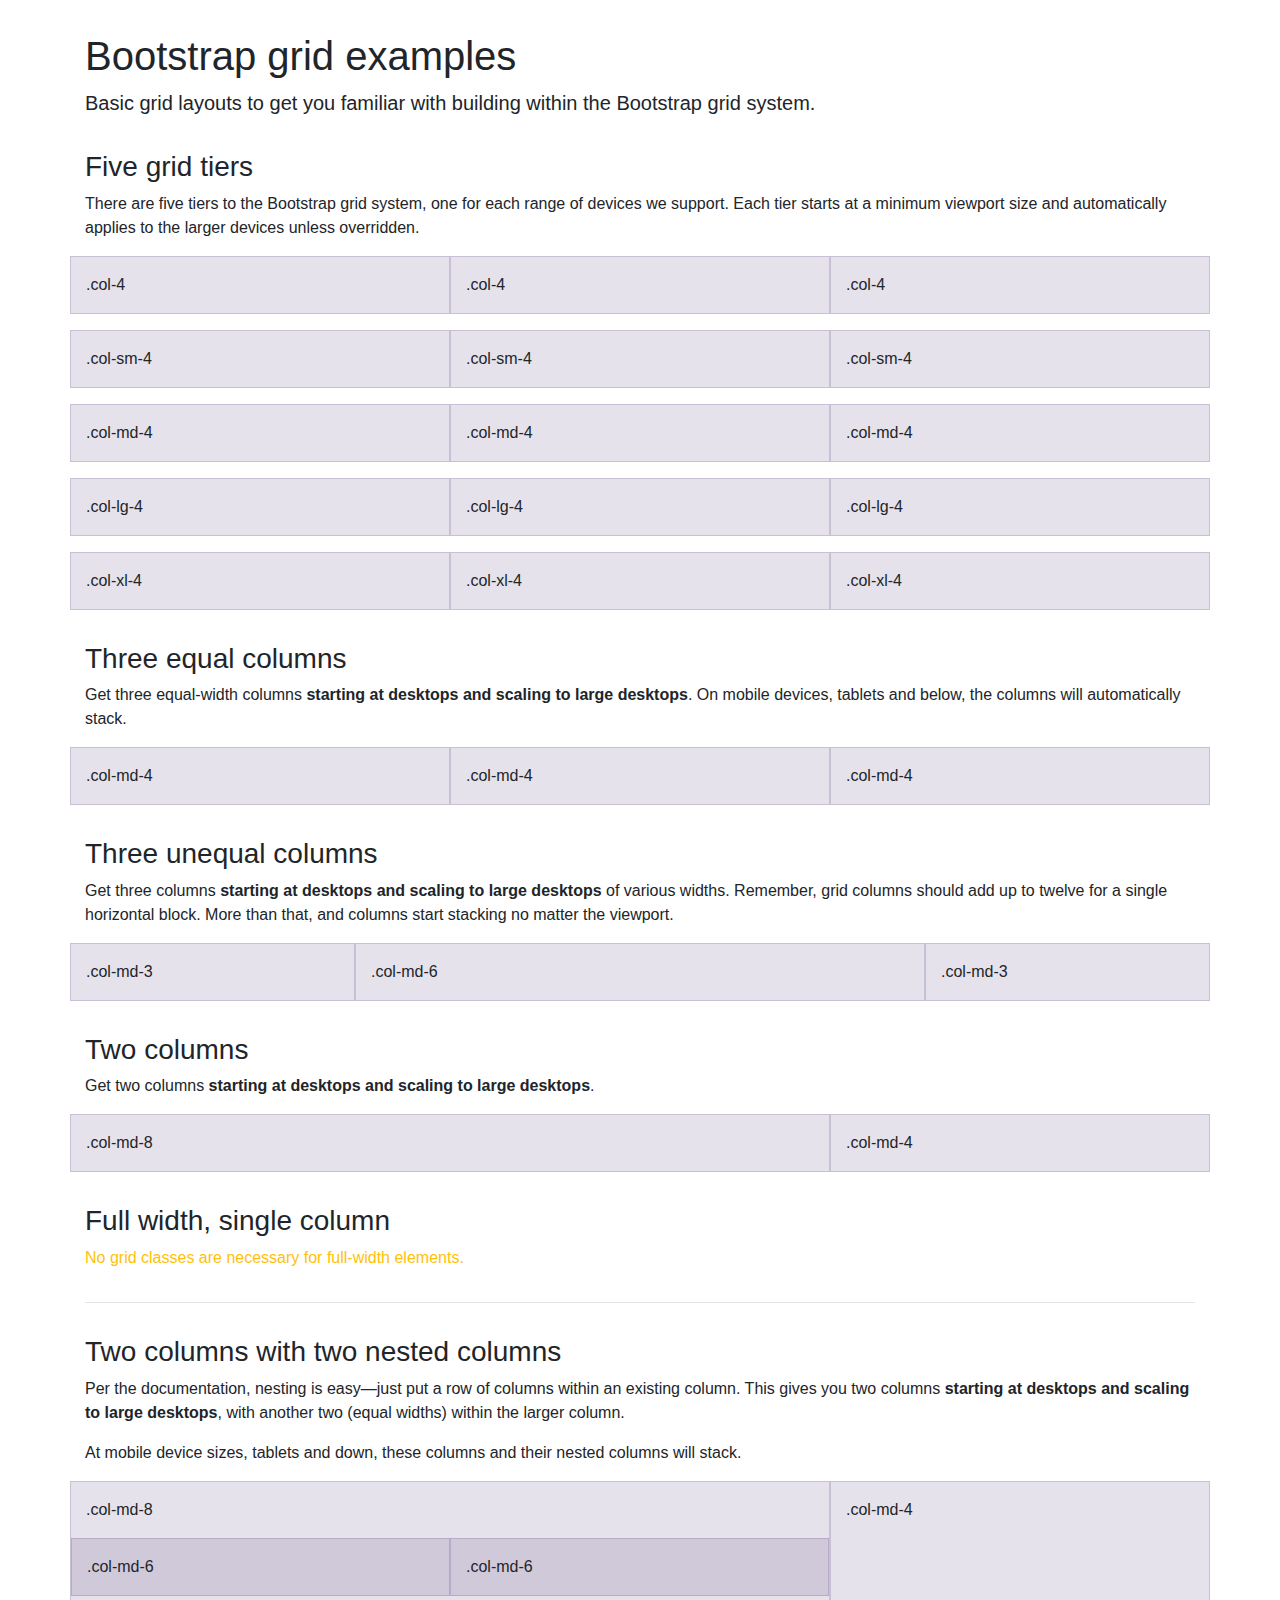
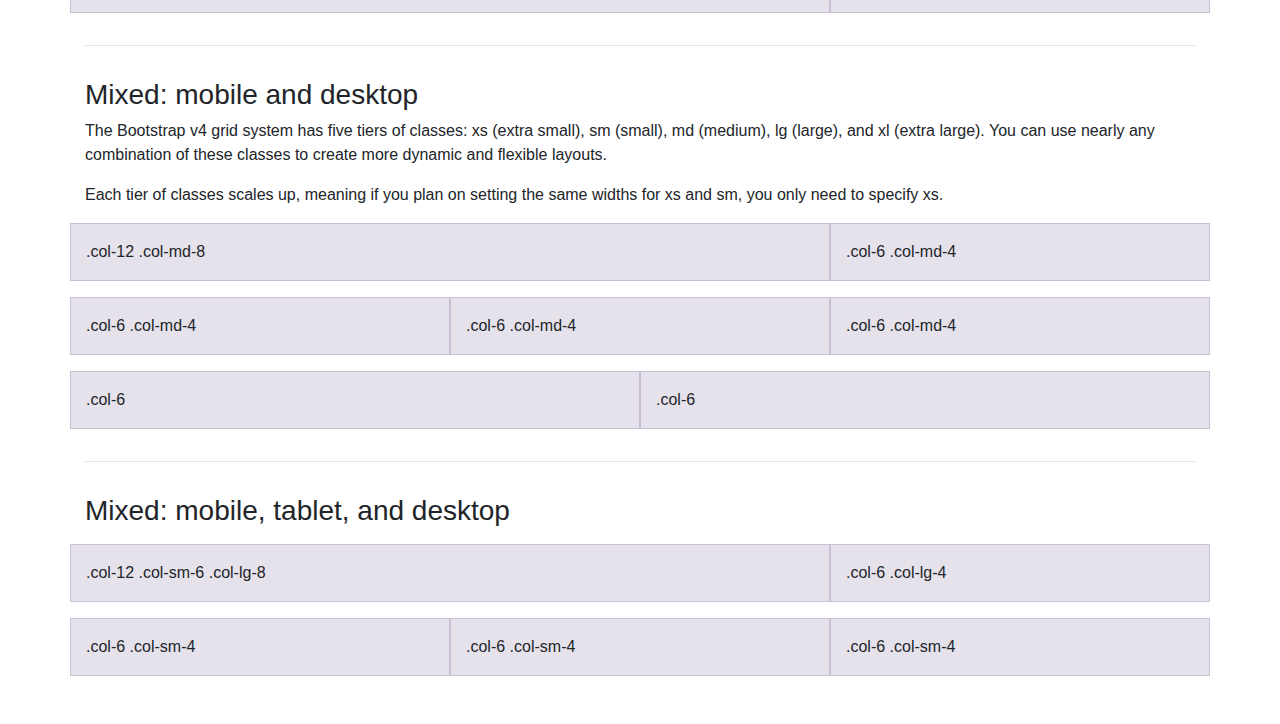
<file: css/bootstrap-4.0.0/docs/4.0/examples/grid/index.html>
<!doctype html>
<html lang="en">
  <head>
    <meta charset="utf-8">
    <meta name="viewport" content="width=device-width, initial-scale=1, shrink-to-fit=no">
    <meta name="description" content="">
    <meta name="author" content="">
    <link rel="icon" href="../../../../favicon.ico">

    <title>Grid Template for Bootstrap</title>

    <!-- Bootstrap core CSS -->
    <link href="../../../../dist/css/bootstrap.min.css" rel="stylesheet">

    <!-- Custom styles for this template -->
    <link href="grid.css" rel="stylesheet">
  </head>

  <body>
    <div class="container">

      <h1>Bootstrap grid examples</h1>
      <p class="lead">Basic grid layouts to get you familiar with building within the Bootstrap grid system.</p>

      <h3>Five grid tiers</h3>
      <p>There are five tiers to the Bootstrap grid system, one for each range of devices we support. Each tier starts at a minimum viewport size and automatically applies to the larger devices unless overridden.</p>

      <div class="row">
        <div class="col-4">.col-4</div>
        <div class="col-4">.col-4</div>
        <div class="col-4">.col-4</div>
      </div>

      <div class="row">
        <div class="col-sm-4">.col-sm-4</div>
        <div class="col-sm-4">.col-sm-4</div>
        <div class="col-sm-4">.col-sm-4</div>
      </div>

      <div class="row">
        <div class="col-md-4">.col-md-4</div>
        <div class="col-md-4">.col-md-4</div>
        <div class="col-md-4">.col-md-4</div>
      </div>

      <div class="row">
        <div class="col-lg-4">.col-lg-4</div>
        <div class="col-lg-4">.col-lg-4</div>
        <div class="col-lg-4">.col-lg-4</div>
      </div>

      <div class="row">
        <div class="col-xl-4">.col-xl-4</div>
        <div class="col-xl-4">.col-xl-4</div>
        <div class="col-xl-4">.col-xl-4</div>
      </div>

      <h3>Three equal columns</h3>
      <p>Get three equal-width columns <strong>starting at desktops and scaling to large desktops</strong>. On mobile devices, tablets and below, the columns will automatically stack.</p>
      <div class="row">
        <div class="col-md-4">.col-md-4</div>
        <div class="col-md-4">.col-md-4</div>
        <div class="col-md-4">.col-md-4</div>
      </div>

      <h3>Three unequal columns</h3>
      <p>Get three columns <strong>starting at desktops and scaling to large desktops</strong> of various widths. Remember, grid columns should add up to twelve for a single horizontal block. More than that, and columns start stacking no matter the viewport.</p>
      <div class="row">
        <div class="col-md-3">.col-md-3</div>
        <div class="col-md-6">.col-md-6</div>
        <div class="col-md-3">.col-md-3</div>
      </div>

      <h3>Two columns</h3>
      <p>Get two columns <strong>starting at desktops and scaling to large desktops</strong>.</p>
      <div class="row">
        <div class="col-md-8">.col-md-8</div>
        <div class="col-md-4">.col-md-4</div>
      </div>

      <h3>Full width, single column</h3>
      <p class="text-warning">No grid classes are necessary for full-width elements.</p>

      <hr>

      <h3>Two columns with two nested columns</h3>
      <p>Per the documentation, nesting is easy—just put a row of columns within an existing column. This gives you two columns <strong>starting at desktops and scaling to large desktops</strong>, with another two (equal widths) within the larger column.</p>
      <p>At mobile device sizes, tablets and down, these columns and their nested columns will stack.</p>
      <div class="row">
        <div class="col-md-8">
          .col-md-8
          <div class="row">
            <div class="col-md-6">.col-md-6</div>
            <div class="col-md-6">.col-md-6</div>
          </div>
        </div>
        <div class="col-md-4">.col-md-4</div>
      </div>

      <hr>

      <h3>Mixed: mobile and desktop</h3>
      <p>The Bootstrap v4 grid system has five tiers of classes: xs (extra small), sm (small), md (medium), lg (large), and xl (extra large). You can use nearly any combination of these classes to create more dynamic and flexible layouts.</p>
      <p>Each tier of classes scales up, meaning if you plan on setting the same widths for xs and sm, you only need to specify xs.</p>
      <div class="row">
        <div class="col-12 col-md-8">.col-12 .col-md-8</div>
        <div class="col-6 col-md-4">.col-6 .col-md-4</div>
      </div>
      <div class="row">
        <div class="col-6 col-md-4">.col-6 .col-md-4</div>
        <div class="col-6 col-md-4">.col-6 .col-md-4</div>
        <div class="col-6 col-md-4">.col-6 .col-md-4</div>
      </div>
      <div class="row">
        <div class="col-6">.col-6</div>
        <div class="col-6">.col-6</div>
      </div>

      <hr>

      <h3>Mixed: mobile, tablet, and desktop</h3>
      <p></p>
      <div class="row">
        <div class="col-12 col-sm-6 col-lg-8">.col-12 .col-sm-6 .col-lg-8</div>
        <div class="col-6 col-lg-4">.col-6 .col-lg-4</div>
      </div>
      <div class="row">
        <div class="col-6 col-sm-4">.col-6 .col-sm-4</div>
        <div class="col-6 col-sm-4">.col-6 .col-sm-4</div>
        <div class="col-6 col-sm-4">.col-6 .col-sm-4</div>
      </div>

    </div> <!-- /container -->
  </body>
</html>
</file>
<file: css/bootstrap-4.0.0/docs/4.0/examples/album/album.css>
:root {
  --jumbotron-padding-y: 3rem;
}

.jumbotron {
  padding-top: var(--jumbotron-padding-y);
  padding-bottom: var(--jumbotron-padding-y);
  margin-bottom: 0;
  background-color: #fff;
}
@media (min-width: 768px) {
  .jumbotron {
    padding-top: calc(var(--jumbotron-padding-y) * 2);
    padding-bottom: calc(var(--jumbotron-padding-y) * 2);
  }
}

.jumbotron p:last-child {
  margin-bottom: 0;
}

.jumbotron-heading {
  font-weight: 300;
}

.jumbotron .container {
  max-width: 40rem;
}

footer {
  padding-top: 3rem;
  padding-bottom: 3rem;
}

footer p {
  margin-bottom: .25rem;
}

.box-shadow { box-shadow: 0 .25rem .75rem rgba(0, 0, 0, .05); }
</file>
<file: css/bootstrap-4.0.0/docs/4.0/examples/blog/blog.css>
/* stylelint-disable selector-list-comma-newline-after */

.blog-header {
  line-height: 1;
  border-bottom: 1px solid #e5e5e5;
}

.blog-header-logo {
  font-family: "Playfair Display", Georgia, "Times New Roman", serif;
  font-size: 2.25rem;
}

.blog-header-logo:hover {
  text-decoration: none;
}

h1, h2, h3, h4, h5, h6 {
  font-family: "Playfair Display", Georgia, "Times New Roman", serif;
}

.display-4 {
  font-size: 2.5rem;
}
@media (min-width: 768px) {
  .display-4 {
    font-size: 3rem;
  }
}

.nav-scroller {
  position: relative;
  z-index: 2;
  height: 2.75rem;
  overflow-y: hidden;
}

.nav-scroller .nav {
  display: -webkit-box;
  display: -ms-flexbox;
  display: flex;
  -ms-flex-wrap: nowrap;
  flex-wrap: nowrap;
  padding-bottom: 1rem;
  margin-top: -1px;
  overflow-x: auto;
  text-align: center;
  white-space: nowrap;
  -webkit-overflow-scrolling: touch;
}

.nav-scroller .nav-link {
  padding-top: .75rem;
  padding-bottom: .75rem;
  font-size: .875rem;
}

.card-img-right {
  height: 100%;
  border-radius: 0 3px 3px 0;
}

.flex-auto {
  -ms-flex: 0 0 auto;
  -webkit-box-flex: 0;
  flex: 0 0 auto;
}

.h-250 { height: 250px; }
@media (min-width: 768px) {
  .h-md-250 { height: 250px; }
}

.border-top { border-top: 1px solid #e5e5e5; }
.border-bottom { border-bottom: 1px solid #e5e5e5; }

.box-shadow { box-shadow: 0 .25rem .75rem rgba(0, 0, 0, .05); }

/*
 * Blog name and description
 */
.blog-title {
  margin-bottom: 0;
  font-size: 2rem;
  font-weight: 400;
}
.blog-description {
  font-size: 1.1rem;
  color: #999;
}

@media (min-width: 40em) {
  .blog-title {
    font-size: 3.5rem;
  }
}

/* Pagination */
.blog-pagination {
  margin-bottom: 4rem;
}
.blog-pagination > .btn {
  border-radius: 2rem;
}

/*
 * Blog posts
 */
.blog-post {
  margin-bottom: 4rem;
}
.blog-post-title {
  margin-bottom: .25rem;
  font-size: 2.5rem;
}
.blog-post-meta {
  margin-bottom: 1.25rem;
  color: #999;
}

/*
 * Footer
 */
.blog-footer {
  padding: 2.5rem 0;
  color: #999;
  text-align: center;
  background-color: #f9f9f9;
  border-top: .05rem solid #e5e5e5;
}
.blog-footer p:last-child {
  margin-bottom: 0;
}
</file>
<file: css/bootstrap-4.0.0/docs/4.0/examples/carousel/carousel.css>
/* GLOBAL STYLES
-------------------------------------------------- */
/* Padding below the footer and lighter body text */

body {
  padding-top: 3rem;
  padding-bottom: 3rem;
  color: #5a5a5a;
}


/* CUSTOMIZE THE CAROUSEL
-------------------------------------------------- */

/* Carousel base class */
.carousel {
  margin-bottom: 4rem;
}
/* Since positioning the image, we need to help out the caption */
.carousel-caption {
  bottom: 3rem;
  z-index: 10;
}

/* Declare heights because of positioning of img element */
.carousel-item {
  height: 32rem;
  background-color: #777;
}
.carousel-item > img {
  position: absolute;
  top: 0;
  left: 0;
  min-width: 100%;
  height: 32rem;
}


/* MARKETING CONTENT
-------------------------------------------------- */

/* Center align the text within the three columns below the carousel */
.marketing .col-lg-4 {
  margin-bottom: 1.5rem;
  text-align: center;
}
.marketing h2 {
  font-weight: 400;
}
.marketing .col-lg-4 p {
  margin-right: .75rem;
  margin-left: .75rem;
}


/* Featurettes
------------------------- */

.featurette-divider {
  margin: 5rem 0; /* Space out the Bootstrap <hr> more */
}

/* Thin out the marketing headings */
.featurette-heading {
  font-weight: 300;
  line-height: 1;
  letter-spacing: -.05rem;
}


/* RESPONSIVE CSS
-------------------------------------------------- */

@media (min-width: 40em) {
  /* Bump up size of carousel content */
  .carousel-caption p {
    margin-bottom: 1.25rem;
    font-size: 1.25rem;
    line-height: 1.4;
  }

  .featurette-heading {
    font-size: 50px;
  }
}

@media (min-width: 62em) {
  .featurette-heading {
    margin-top: 7rem;
  }
}
</file>
<file: css/bootstrap-4.0.0/docs/4.0/examples/cover/cover.css>
/*
 * Globals
 */

/* Links */
a,
a:focus,
a:hover {
  color: #fff;
}

/* Custom default button */
.btn-secondary,
.btn-secondary:hover,
.btn-secondary:focus {
  color: #333;
  text-shadow: none; /* Prevent inheritance from `body` */
  background-color: #fff;
  border: .05rem solid #fff;
}


/*
 * Base structure
 */

html,
body {
  height: 100%;
  background-color: #333;
}

body {
  display: -ms-flexbox;
  display: -webkit-box;
  display: flex;
  -ms-flex-pack: center;
  -webkit-box-pack: center;
  justify-content: center;
  color: #fff;
  text-shadow: 0 .05rem .1rem rgba(0, 0, 0, .5);
  box-shadow: inset 0 0 5rem rgba(0, 0, 0, .5);
}

.cover-container {
  max-width: 42em;
}


/*
 * Header
 */
.masthead {
  margin-bottom: 2rem;
}

.masthead-brand {
  margin-bottom: 0;
}

.nav-masthead .nav-link {
  padding: .25rem 0;
  font-weight: 700;
  color: rgba(255, 255, 255, .5);
  background-color: transparent;
  border-bottom: .25rem solid transparent;
}

.nav-masthead .nav-link:hover,
.nav-masthead .nav-link:focus {
  border-bottom-color: rgba(255, 255, 255, .25);
}

.nav-masthead .nav-link + .nav-link {
  margin-left: 1rem;
}

.nav-masthead .active {
  color: #fff;
  border-bottom-color: #fff;
}

@media (min-width: 48em) {
  .masthead-brand {
    float: left;
  }
  .nav-masthead {
    float: right;
  }
}


/*
 * Cover
 */
.cover {
  padding: 0 1.5rem;
}
.cover .btn-lg {
  padding: .75rem 1.25rem;
  font-weight: 700;
}


/*
 * Footer
 */
.mastfoot {
  color: rgba(255, 255, 255, .5);
}
</file>
<file: css/bootstrap-4.0.0/docs/4.0/examples/grid/grid.css>
body {
  padding-top: 2rem;
  padding-bottom: 2rem;
}

h3 {
  margin-top: 2rem;
}

.row {
  margin-bottom: 1rem;
}
.row .row {
  margin-top: 1rem;
  margin-bottom: 0;
}
[class*="col-"] {
  padding-top: 1rem;
  padding-bottom: 1rem;
  background-color: rgba(86, 61, 124, .15);
  border: 1px solid rgba(86, 61, 124, .2);
}

hr {
  margin-top: 2rem;
  margin-bottom: 2rem;
}
</file>
<file: css/bootstrap-4.0.0/js/tests/vendor/qunit.css>
/*!
 * QUnit 2.4.1
 * https://qunitjs.com/
 *
 * Copyright jQuery Foundation and other contributors
 * Released under the MIT license
 * https://jquery.org/license
 *
 * Date: 2017-10-22T05:12Z
 */

/** Font Family and Sizes */

#qunit-tests, #qunit-header, #qunit-banner, #qunit-testrunner-toolbar, #qunit-filteredTest, #qunit-userAgent, #qunit-testresult {
	font-family: "Helvetica Neue Light", "HelveticaNeue-Light", "Helvetica Neue", Calibri, Helvetica, Arial, sans-serif;
}

#qunit-testrunner-toolbar, #qunit-filteredTest, #qunit-userAgent, #qunit-testresult, #qunit-tests li { font-size: small; }
#qunit-tests { font-size: smaller; }


/** Resets */

#qunit-tests, #qunit-header, #qunit-banner, #qunit-filteredTest, #qunit-userAgent, #qunit-testresult, #qunit-modulefilter {
	margin: 0;
	padding: 0;
}


/** Header (excluding toolbar) */

#qunit-header {
	padding: 0.5em 0 0.5em 1em;

	color: #8699A4;
	background-color: #0D3349;

	font-size: 1.5em;
	line-height: 1em;
	font-weight: 400;

	border-radius: 5px 5px 0 0;
}

#qunit-header a {
	text-decoration: none;
	color: #C2CCD1;
}

#qunit-header a:hover,
#qunit-header a:focus {
	color: #FFF;
}

#qunit-banner {
	height: 5px;
}

#qunit-filteredTest {
	padding: 0.5em 1em 0.5em 1em;
	color: #366097;
	background-color: #F4FF77;
}

#qunit-userAgent {
	padding: 0.5em 1em 0.5em 1em;
	color: #FFF;
	background-color: #2B81AF;
	text-shadow: rgba(0, 0, 0, 0.5) 2px 2px 1px;
}


/** Toolbar */

#qunit-testrunner-toolbar {
	padding: 0.5em 1em 0.5em 1em;
	color: #5E740B;
	background-color: #EEE;
}

#qunit-testrunner-toolbar .clearfix {
	height: 0;
	clear: both;
}

#qunit-testrunner-toolbar label {
	display: inline-block;
}

#qunit-testrunner-toolbar input[type=checkbox],
#qunit-testrunner-toolbar input[type=radio] {
	margin: 3px;
	vertical-align: -2px;
}

#qunit-testrunner-toolbar input[type=text] {
	box-sizing: border-box;
	height: 1.6em;
}

.qunit-url-config,
.qunit-filter,
#qunit-modulefilter {
	display: inline-block;
	line-height: 2.1em;
}

.qunit-filter,
#qunit-modulefilter {
	float: right;
	position: relative;
	margin-left: 1em;
}

.qunit-url-config label {
	margin-right: 0.5em;
}

#qunit-modulefilter-search {
	box-sizing: border-box;
	width: 400px;
}

#qunit-modulefilter-search-container:after {
	position: absolute;
	right: 0.3em;
	content: "\25bc";
	color: black;
}

#qunit-modulefilter-dropdown {
	/* align with #qunit-modulefilter-search */
	box-sizing: border-box;
	width: 400px;
	position: absolute;
	right: 0;
	top: 50%;
	margin-top: 0.8em;

	border: 1px solid #D3D3D3;
	border-top: none;
	border-radius: 0 0 .25em .25em;
	color: #000;
	background-color: #F5F5F5;
	z-index: 99;
}

#qunit-modulefilter-dropdown a {
	color: inherit;
	text-decoration: none;
}

#qunit-modulefilter-dropdown .clickable.checked {
	font-weight: bold;
	color: #000;
	background-color: #D2E0E6;
}

#qunit-modulefilter-dropdown .clickable:hover {
	color: #FFF;
	background-color: #0D3349;
}

#qunit-modulefilter-actions {
	display: block;
	overflow: auto;

	/* align with #qunit-modulefilter-dropdown-list */
	font: smaller/1.5em sans-serif;
}

#qunit-modulefilter-dropdown #qunit-modulefilter-actions > * {
	box-sizing: border-box;
	max-height: 2.8em;
	display: block;
	padding: 0.4em;
}

#qunit-modulefilter-dropdown #qunit-modulefilter-actions > button {
	float: right;
	font: inherit;
}

#qunit-modulefilter-dropdown #qunit-modulefilter-actions > :last-child {
	/* insert padding to align with checkbox margins */
	padding-left: 3px;
}

#qunit-modulefilter-dropdown-list {
	max-height: 200px;
	overflow-y: auto;
	margin: 0;
	border-top: 2px groove threedhighlight;
	padding: 0.4em 0 0;
	font: smaller/1.5em sans-serif;
}

#qunit-modulefilter-dropdown-list li {
	white-space: nowrap;
	overflow: hidden;
	text-overflow: ellipsis;
}

#qunit-modulefilter-dropdown-list .clickable {
	display: block;
	padding-left: 0.15em;
}


/** Tests: Pass/Fail */

#qunit-tests {
	list-style-position: inside;
}

#qunit-tests li {
	padding: 0.4em 1em 0.4em 1em;
	border-bottom: 1px solid #FFF;
	list-style-position: inside;
}

#qunit-tests > li {
	display: none;
}

#qunit-tests li.running,
#qunit-tests li.pass,
#qunit-tests li.fail,
#qunit-tests li.skipped,
#qunit-tests li.aborted {
	display: list-item;
}

#qunit-tests.hidepass {
	position: relative;
}

#qunit-tests.hidepass li.running,
#qunit-tests.hidepass li.pass:not(.todo) {
	visibility: hidden;
	position: absolute;
	width:   0;
	height:  0;
	padding: 0;
	border:  0;
	margin:  0;
}

#qunit-tests li strong {
	cursor: pointer;
}

#qunit-tests li.skipped strong {
	cursor: default;
}

#qunit-tests li a {
	padding: 0.5em;
	color: #C2CCD1;
	text-decoration: none;
}

#qunit-tests li p a {
	padding: 0.25em;
	color: #6B6464;
}
#qunit-tests li a:hover,
#qunit-tests li a:focus {
	color: #000;
}

#qunit-tests li .runtime {
	float: right;
	font-size: smaller;
}

.qunit-assert-list {
	margin-top: 0.5em;
	padding: 0.5em;

	background-color: #FFF;

	border-radius: 5px;
}

.qunit-source {
	margin: 0.6em 0 0.3em;
}

.qunit-collapsed {
	display: none;
}

#qunit-tests table {
	border-collapse: collapse;
	margin-top: 0.2em;
}

#qunit-tests th {
	text-align: right;
	vertical-align: top;
	padding: 0 0.5em 0 0;
}

#qunit-tests td {
	vertical-align: top;
}

#qunit-tests pre {
	margin: 0;
	white-space: pre-wrap;
	word-wrap: break-word;
}

#qunit-tests del {
	color: #374E0C;
	background-color: #E0F2BE;
	text-decoration: none;
}

#qunit-tests ins {
	color: #500;
	background-color: #FFCACA;
	text-decoration: none;
}

/*** Test Counts */

#qunit-tests b.counts                       { color: #000; }
#qunit-tests b.passed                       { color: #5E740B; }
#qunit-tests b.failed                       { color: #710909; }

#qunit-tests li li {
	padding: 5px;
	background-color: #FFF;
	border-bottom: none;
	list-style-position: inside;
}

/*** Passing Styles */

#qunit-tests li li.pass {
	color: #3C510C;
	background-color: #FFF;
	border-left: 10px solid #C6E746;
}

#qunit-tests .pass                          { color: #528CE0; background-color: #D2E0E6; }
#qunit-tests .pass .test-name               { color: #366097; }

#qunit-tests .pass .test-actual,
#qunit-tests .pass .test-expected           { color: #999; }

#qunit-banner.qunit-pass                    { background-color: #C6E746; }

/*** Failing Styles */

#qunit-tests li li.fail {
	color: #710909;
	background-color: #FFF;
	border-left: 10px solid #EE5757;
	white-space: pre;
}

#qunit-tests > li:last-child {
	border-radius: 0 0 5px 5px;
}

#qunit-tests .fail                          { color: #000; background-color: #EE5757; }
#qunit-tests .fail .test-name,
#qunit-tests .fail .module-name             { color: #000; }

#qunit-tests .fail .test-actual             { color: #EE5757; }
#qunit-tests .fail .test-expected           { color: #008000; }

#qunit-banner.qunit-fail                    { background-color: #EE5757; }


/*** Aborted tests */
#qunit-tests .aborted { color: #000; background-color: orange; }
/*** Skipped tests */

#qunit-tests .skipped {
	background-color: #EBECE9;
}

#qunit-tests .qunit-todo-label,
#qunit-tests .qunit-skipped-label {
	background-color: #F4FF77;
	display: inline-block;
	font-style: normal;
	color: #366097;
	line-height: 1.8em;
	padding: 0 0.5em;
	margin: -0.4em 0.4em -0.4em 0;
}

#qunit-tests .qunit-todo-label {
	background-color: #EEE;
}

/** Result */

#qunit-testresult {
	color: #2B81AF;
	background-color: #D2E0E6;

	border-bottom: 1px solid #FFF;
}
#qunit-testresult .clearfix {
	height: 0;
	clear: both;
}
#qunit-testresult .module-name {
	font-weight: 700;
}
#qunit-testresult-display {
	padding: 0.5em 1em 0.5em 1em;
	width: 85%;
	float:left;
}
#qunit-testresult-controls {
	padding: 0.5em 1em 0.5em 1em;
  width: 10%;
	float:left;
}

/** Fixture */

#qunit-fixture {
	position: absolute;
	top: -10000px;
	left: -10000px;
	width: 1000px;
	height: 1000px;
}
</file>
